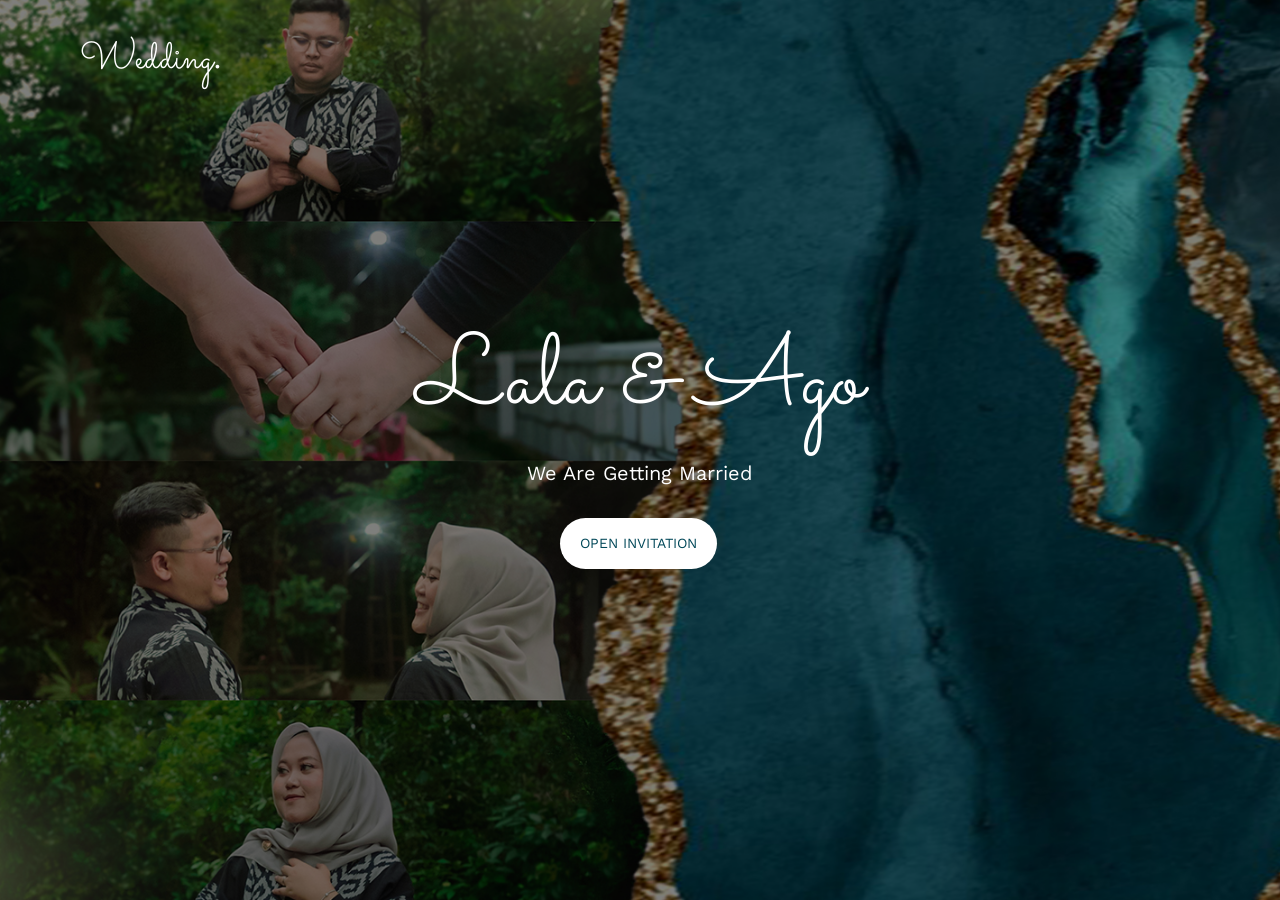
<file: index.html>
<!DOCTYPE html>
<!--[if lt IE 7]>      <html class="no-js lt-ie9 lt-ie8 lt-ie7"> <![endif]-->
<!--[if IE 7]>         <html class="no-js lt-ie9 lt-ie8"> <![endif]-->
<!--[if IE 8]>         <html class="no-js lt-ie9"> <![endif]-->
<!--[if gt IE 8]><!--> <html class="no-js"> <!--<![endif]-->
	<head>


		
	<meta charset="utf-8">
	<meta http-equiv="X-UA-Compatible" content="IE=edge">
	<title>Wedding Invitation &mdash;  Lala Ago</title>
	<meta name="viewport" content="width=device-width, initial-scale=1">
	<meta name="description" content="lalaagoinvitation" />
	<meta name="keywords" content="free html5, free template, free bootstrap, html5, css3, mobile first, responsive" />
	<meta name="author" content="FREEHTML5.CO" />

  <!-- 
	//////////////////////////////////////////////////////

	

	//////////////////////////////////////////////////////
	 -->

  	<!-- Facebook and Twitter integration -->
	<meta property="og:title" content=""/>
	<meta property="og:image" content=""/>
	<meta property="og:url" content=""/>
	<meta property="og:site_name" content=""/>
	<meta property="og:description" content=""/>
	<meta name="twitter:title" content="" />
	<meta name="twitter:image" content="" />
	<meta name="twitter:url" content="" />
	<meta name="twitter:card" content="" />

	<link href='https://fonts.googleapis.com/css?family=Work+Sans:400,300,600,400italic,700' rel='stylesheet' type='text/css'>
	<link href="https://fonts.googleapis.com/css?family=Sacramento" rel="stylesheet">
	
	<!-- Animate.css -->
	<link rel="stylesheet" href="css/animate.css">
	<!-- Icomoon Icon Fonts-->
	<link rel="stylesheet" href="css/icomoon.css">
	<!-- Bootstrap  -->
	<link rel="stylesheet" href="css/bootstrap.css">

	<!-- Magnific Popup -->
	<link rel="stylesheet" href="css/magnific-popup.css">

	<!-- Owl Carousel  -->
	<link rel="stylesheet" href="css/owl.carousel.min.css">
	<link rel="stylesheet" href="css/owl.theme.default.min.css">

	<!-- Theme style  -->
	<link rel="stylesheet" href="css/style.css">

	<!-- Modernizr JS -->
	<script src="js/modernizr-2.6.2.min.js"></script>
	<!-- FOR IE9 below -->
	<!--[if lt IE 9]>
	<script src="js/respond.min.js"></script>
	<![endif]-->

	</head>
	
	<body>
		
		
	<div class="fh5co-loader"></div>
	
	<div id="">
	<nav class="fh5co-nav" role="navigation">
		<div class="container">
			<div class="row">
				<div class="col-xs-2">
					<div id="fh5co-logo"><a href="">Wedding<strong>.</strong></a></div>
				</div>
				
			</div>
			
		</div>
	</nav>

	

	<header id="fh5co-header" class="fh5co-cover" role="banner" style="background-image:url(images/img_bg_2.jpg);" data-stellar-background-ratio="0.5">
		<div class="overlay"></div>
		<div class="container">
			<div class="row">
				<div class="col-md-8 col-md-offset-2 text-center">
					<div class="display-t">
						<div class="display-tc animate-box" data-animate-effect="fadeIn">
							<h1>Lala &amp; Ago</h1>
							<h2>We Are Getting Married</h2>
					
							<p><a href="undangan.html" class="btn btn-default btn-sm" onclick="playmusic()">Open Invitation</a></p>
						</div>
					</div>
				</div>
			</div>
		</div>
	</header>

	

	
	<!-- jQuery -->
	<script src="js/jquery.min.js"></script>
	<!-- jQuery Easing -->
	<script src="js/jquery.easing.1.3.js"></script>
	<!-- Bootstrap -->
	<script src="js/bootstrap.min.js"></script>
	<!-- Waypoints -->
	<script src="js/jquery.waypoints.min.js"></script>
	<!-- Carousel -->
	<script src="js/owl.carousel.min.js"></script>
	<!-- countTo -->
	<script src="js/jquery.countTo.js"></script>

	<!-- Stellar -->
	<script src="js/jquery.stellar.min.js"></script>
	<!-- Magnific Popup -->
	<script src="js/jquery.magnific-popup.min.js"></script>
	<script src="js/magnific-popup-options.js"></script>

	<!-- // <script src="https://cdnjs.cloudflare.com/ajax/libs/prism/0.0.1/prism.min.js"></script> -->
	<script src="js/simplyCountdown.js"></script>
	<!-- Main -->
	<script src="js/main.js"></script>

	<script>
    var d = new Date(new Date().getTime() + 200 * 120 * 120 * 800);

    // default example
    simplyCountdown('.simply-countdown-one', {
        year: d.getFullYear(2025),
        month: d.getMonth(06) + 1,
        day: d.getDate(14)
    });

    //jQuery example
    $('#simply-countdown-losange').simplyCountdown({
        year: d.getFullYear(2025),
        month: d.getMonth(06) + 1,
        day: d.getDate(14),
        enableUtc: false
    });
</script>

	</body>
</html>
</file>
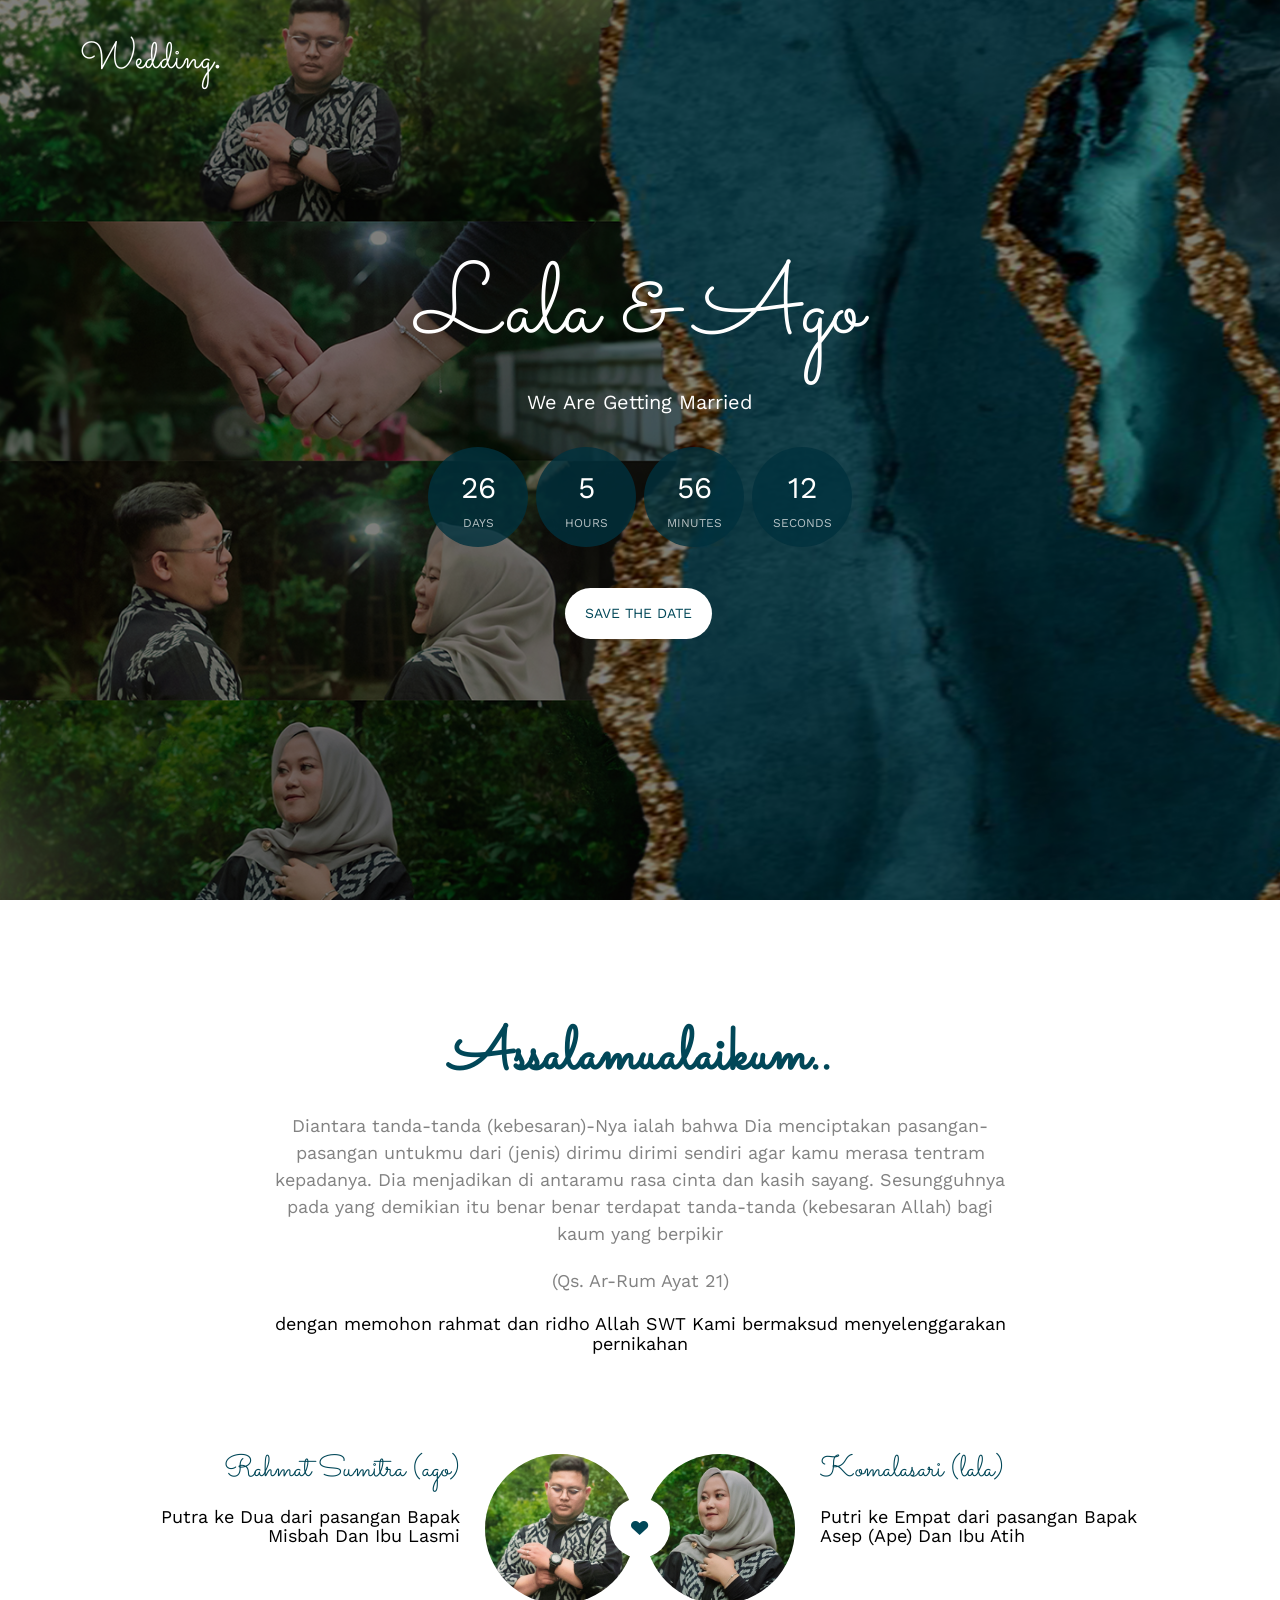
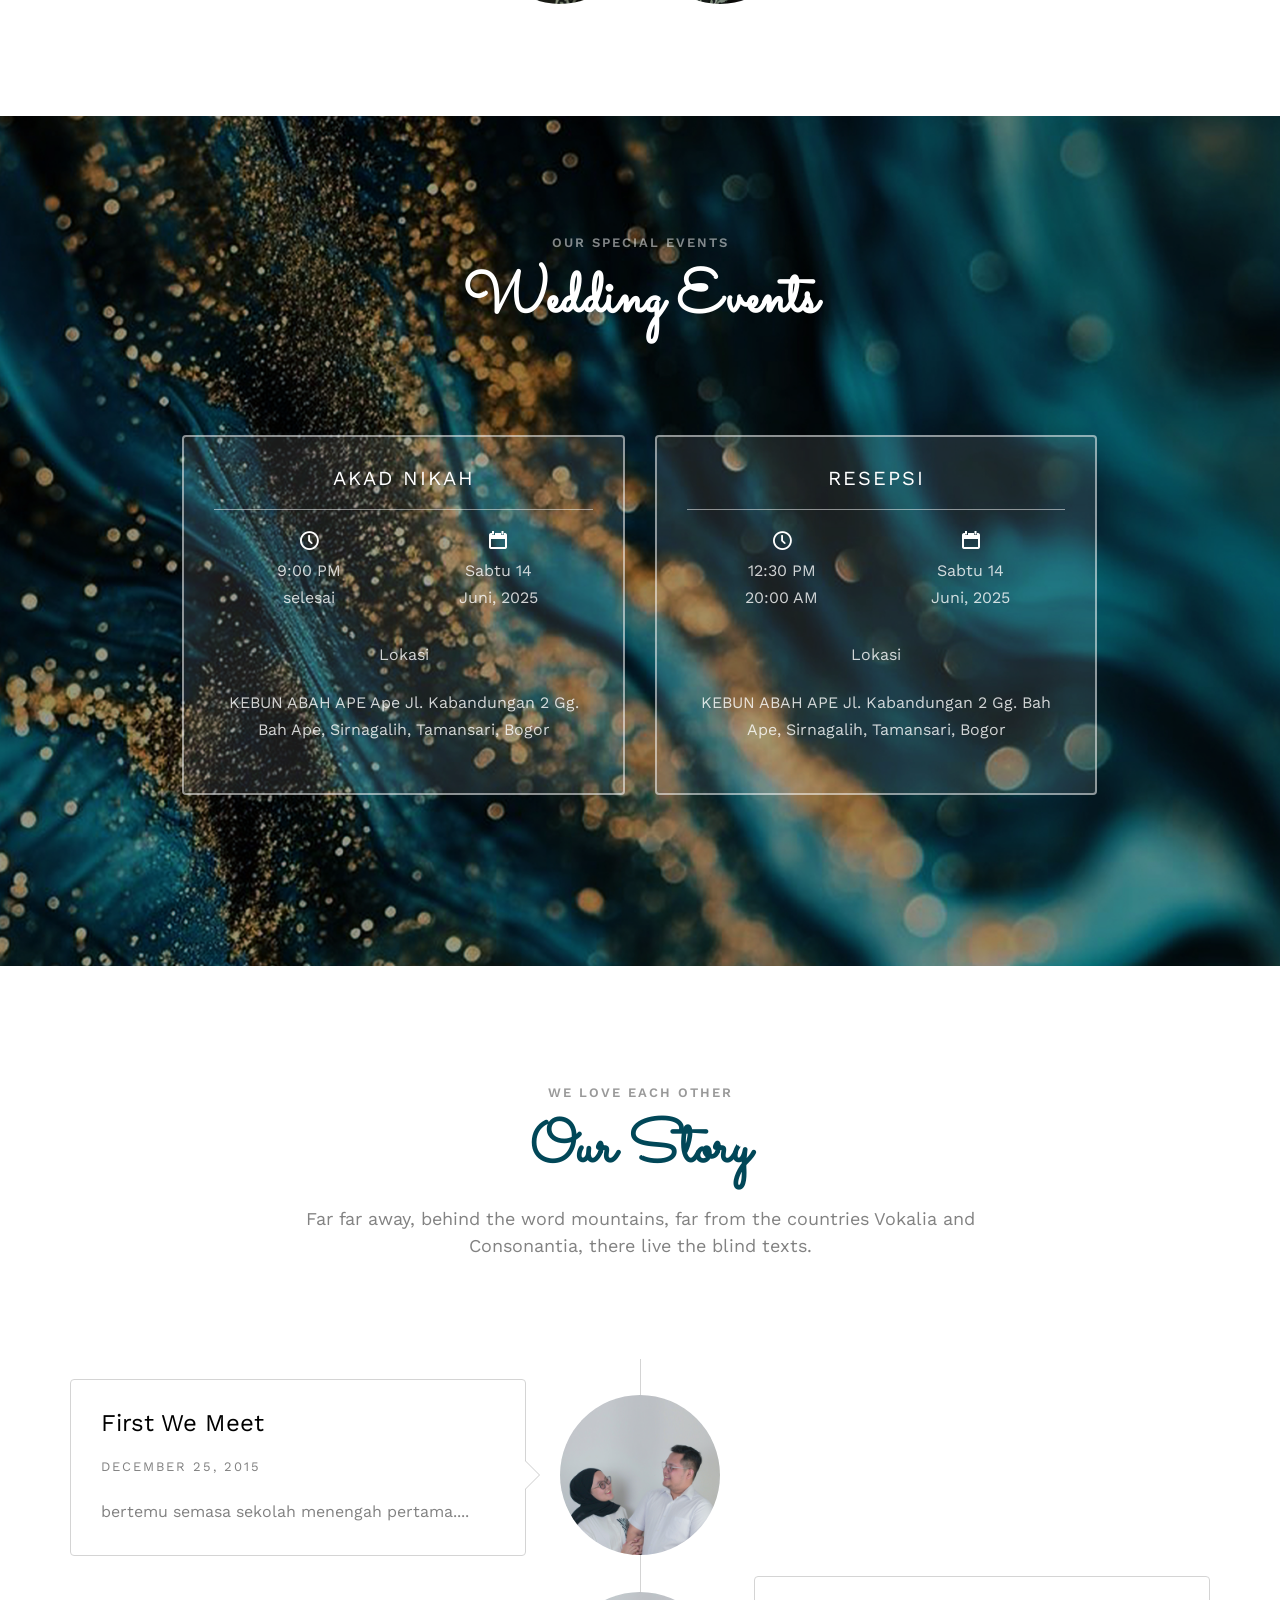
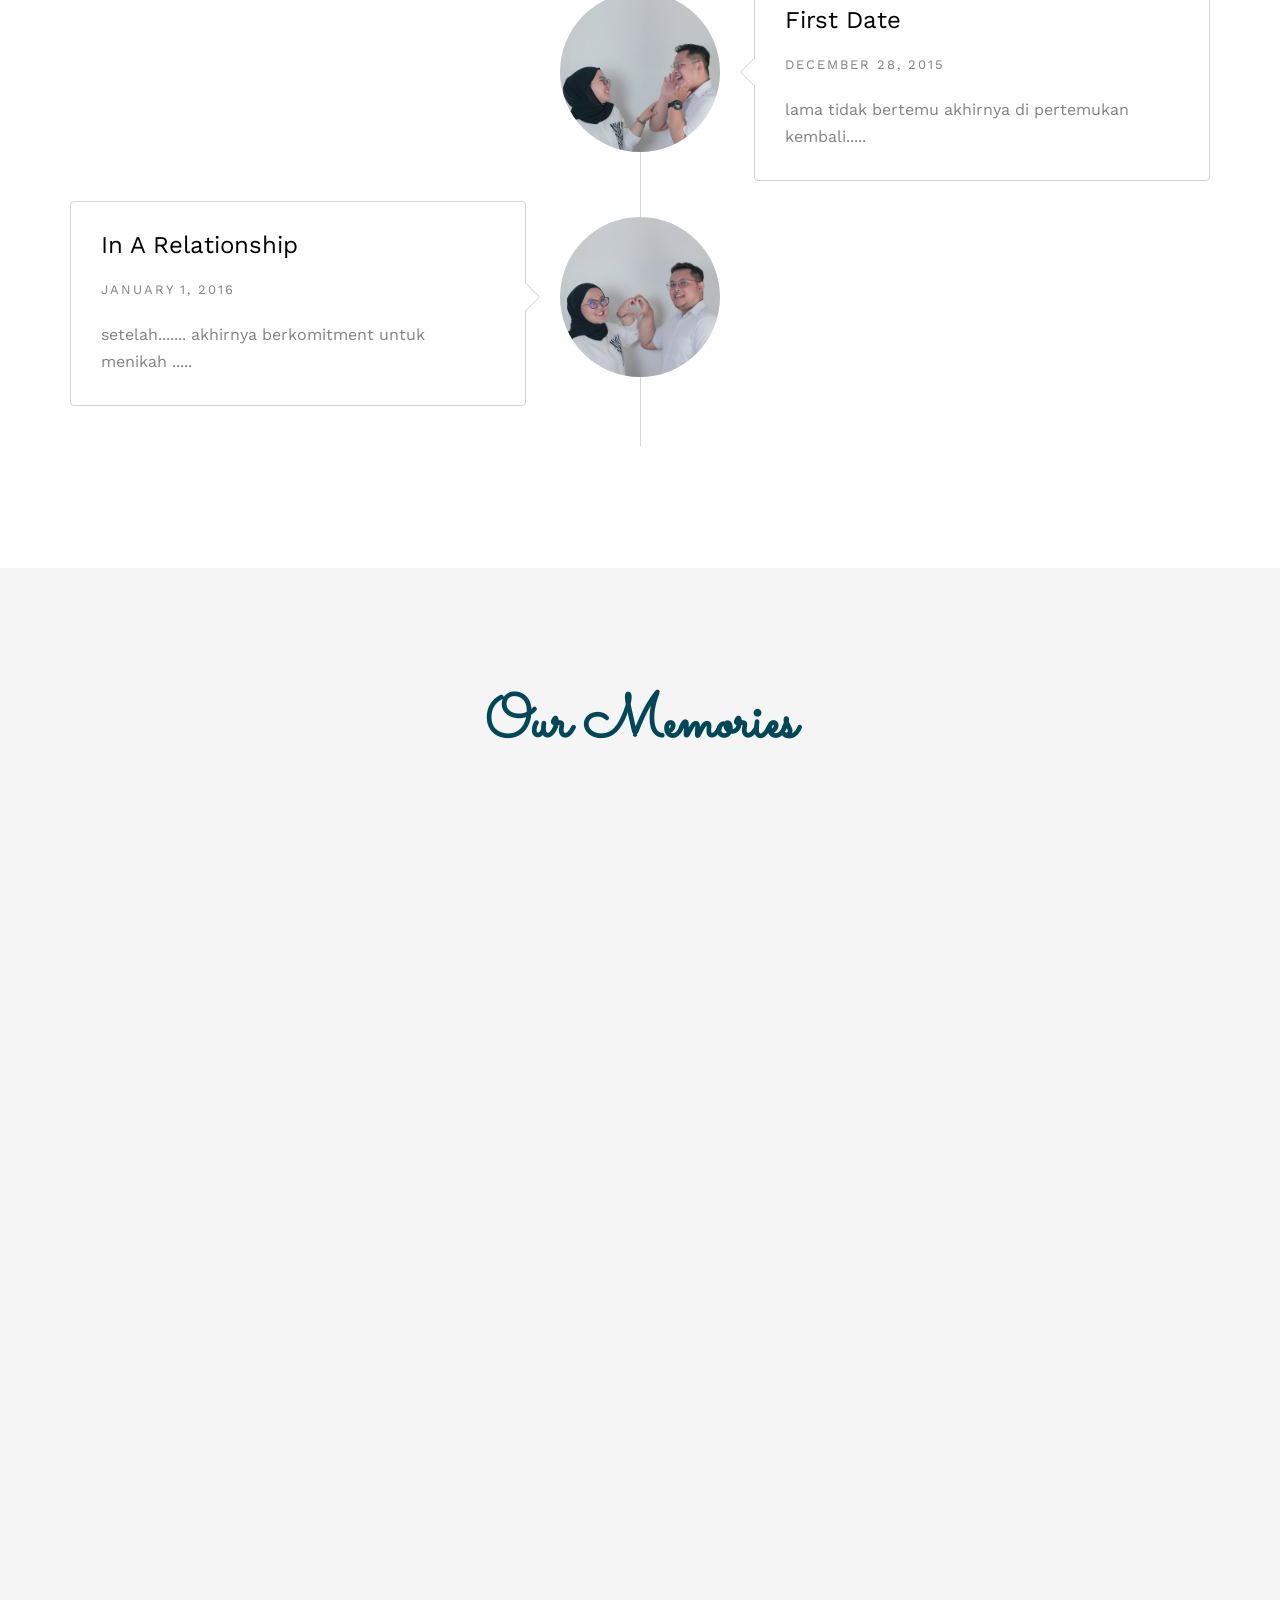
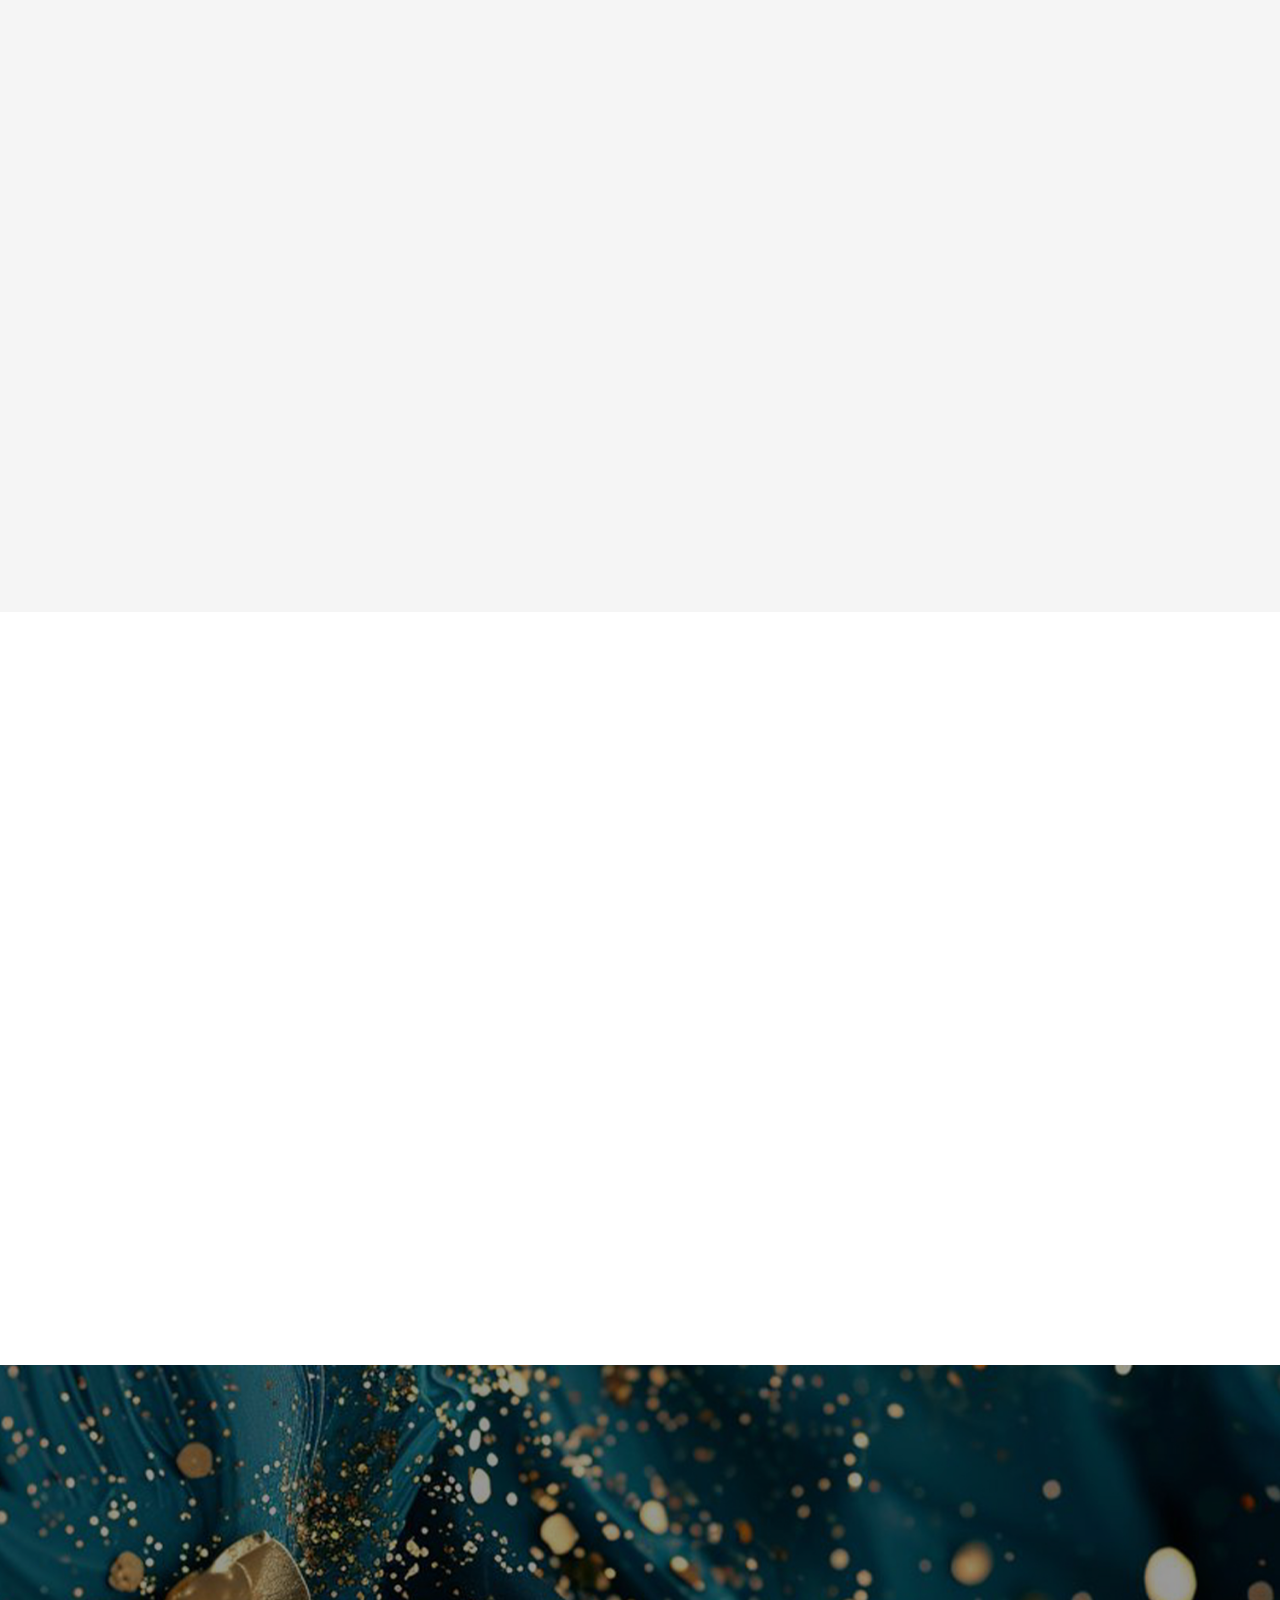
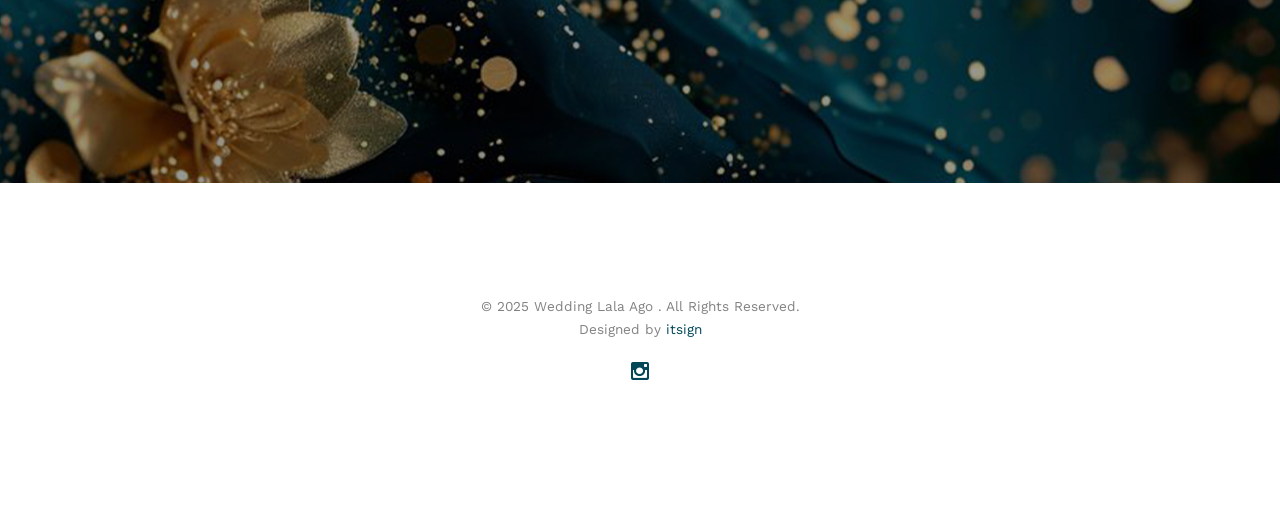
<file: undangan.html>
<!DOCTYPE html>
<!--[if lt IE 7]>      <html class="no-js lt-ie9 lt-ie8 lt-ie7"> <![endif]-->
<!--[if IE 7]>         <html class="no-js lt-ie9 lt-ie8"> <![endif]-->
<!--[if IE 8]>         <html class="no-js lt-ie9"> <![endif]-->
<!--[if gt IE 8]><!--> <html class="no-js"> <!--<![endif]-->
	<head>


		
	<meta charset="utf-8">
	<meta http-equiv="X-UA-Compatible" content="IE=edge">
	<title>Wedding Invitation &mdash;  Lala Ago</title>
	<meta name="viewport" content="width=device-width, initial-scale=1">
	<meta name="description" content="lalaagoinvitation" />
	<meta name="keywords" content="free html5, free template, free bootstrap, html5, css3, mobile first, responsive" />
	<meta name="author" content="FREEHTML5.CO" />

  <!-- 
	//////////////////////////////////////////////////////

	

	//////////////////////////////////////////////////////
	 -->

  	<!-- Facebook and Twitter integration -->
	<meta property="og:title" content=""/>
	<meta property="og:image" content=""/>
	<meta property="og:url" content=""/>
	<meta property="og:site_name" content=""/>
	<meta property="og:description" content=""/>
	<meta name="twitter:title" content="" />
	<meta name="twitter:image" content="" />
	<meta name="twitter:url" content="" />
	<meta name="twitter:card" content="" />

	<link href='https://fonts.googleapis.com/css?family=Work+Sans:400,300,600,400italic,700' rel='stylesheet' type='text/css'>
	<link href="https://fonts.googleapis.com/css?family=Sacramento" rel="stylesheet">
	
	<!-- Animate.css -->
	<link rel="stylesheet" href="css/animate.css">
	<!-- Icomoon Icon Fonts-->
	<link rel="stylesheet" href="css/icomoon.css">
	<!-- Bootstrap  -->
	<link rel="stylesheet" href="css/bootstrap.css">

	<!-- Magnific Popup -->
	<link rel="stylesheet" href="css/magnific-popup.css">

	<!-- Owl Carousel  -->
	<link rel="stylesheet" href="css/owl.carousel.min.css">
	<link rel="stylesheet" href="css/owl.theme.default.min.css">

	<!-- Theme style  -->
	<link rel="stylesheet" href="css/style.css">

	<!-- Modernizr JS -->
	<script src="js/modernizr-2.6.2.min.js"></script>
	<!-- FOR IE9 below -->
	<!--[if lt IE 9]>
	<script src="js/respond.min.js"></script>
	<![endif]-->

	<script>
		function playmusic() { var audio('lagu.mp3'); // Ganti 'musik.mp3' dengan nama file musik Anda
    audio.play();}
	</script>
	</head>

	
	<body>
		
	<audio id="myaudio" src="lagu.mp3" autoplay></audio>	

	<audio autoplay="true">
		<source src="lagu.mp3" type="audio/mpeg">
	</audio>
		
	<div class="fh5co-loader"></div>
	
	<div id="">
	<nav class="fh5co-nav" role="navigation">
		<div class="container">
			<div class="row">
				<div class="col-xs-2">
					<div id="fh5co-logo"><a href="index.html">Wedding<strong>.</strong></a></div>
				</div>
				<div class="col-xs-10 text-right menu-1">
					
				</div>
			</div>
			
		</div>
	</nav>

	

	<header id="fh5co-header" class="fh5co-cover" role="banner" style="background-image:url(images/img_bg_2.jpg);" data-stellar-background-ratio="0.5">
		<div class="overlay"></div>
		<div class="container">
			<div class="row">
				<div class="col-md-8 col-md-offset-2 text-center">
					<div class="display-t">
						<div class="display-tc animate-box" data-animate-effect="fadeIn">
							<h1>Lala &amp; Ago</h1>
							<h2>We Are Getting Married</h2>
							<div class="simply-countdown simply-countdown-one"></div>
							<p><a href="" class="btn btn-default btn-sm">Save the date</a></p>
						</div>
					</div>
				</div>
			</div>
		</div>
	</header>

	<div id="fh5co-couple">
		<div class="container">
			<div class="row">
				<div class="col-md-8 col-md-offset-2 text-center fh5co-heading animate-box">
					<h2>Assalamualaikum..</h2>
					<p>Diantara tanda-tanda (kebesaran)-Nya ialah bahwa Dia menciptakan pasangan-pasangan untukmu dari (jenis) dirimu dirimi sendiri agar kamu merasa tentram kepadanya. Dia menjadikan di antaramu rasa cinta dan kasih sayang. Sesungguhnya pada yang demikian itu benar benar terdapat tanda-tanda (kebesaran Allah) bagi kaum yang berpikir</p>
					<p>(Qs. Ar-Rum Ayat 21)</p>
					<h4>dengan memohon rahmat dan ridho Allah SWT Kami bermaksud menyelenggarakan pernikahan</h4>
					<p></p>
				</div>
			</div>
			<div class="couple-wrap animate-box">
				<div class="couple-half">
					<div class="groom">
						<img src="images/groom.jpg" alt="groom" class="img-responsive">
					</div>
					<div class="desc-groom">
						<h3>Rahmat Sumitra (ago) </h3>
						<h4>Putra ke Dua dari pasangan Bapak Misbah Dan Ibu Lasmi</h4>
					</div>
				</div>
				<p class="heart text-center"><i class="icon-heart2"></i></p>
				<div class="couple-half">
					<div class="bride">
						<img src="images/bride.jpg" alt="groom" class="img-responsive">
					</div>
					<div class="desc-bride">
						<h3>Komalasari (lala) </h3>
						<h4>Putri ke Empat dari pasangan Bapak Asep (Ape) Dan Ibu Atih</h4>
					</div>
				</div>
			</div>
		</div>
	</div>

	<div id="fh5co-event" class="fh5co-bg" style="background-image:url(images/img_bg_3.jpg);">
		<div class="overlay"></div>
		<div class="container">
			<div class="row">
				<div class="col-md-8 col-md-offset-2 text-center fh5co-heading animate-box">
					<span>Our Special Events</span>
					<h2>Wedding Events</h2>
				</div>
			</div>
			<div class="row">
				<div class="display-t">
					<div class="display-tc">
						<div class="col-md-10 col-md-offset-1">
							<div class="col-md-6 col-sm-6 text-center">
								<div class="event-wrap animate-box">
									<h3>Akad Nikah</h3>
									<div class="event-col">
										<i class="icon-clock"></i>
										<span>9:00 PM</span>
										<span>selesai</span>
									</div>
									<div class="event-col">
										<i class="icon-calendar"></i>
										<span>Sabtu 14</span>
										<span>Juni, 2025</span>
									</div>
									<p>Lokasi</p>
									<p>KEBUN ABAH APE Ape Jl. Kabandungan 2 Gg. Bah Ape, Sirnagalih, Tamansari, Bogor</p>
								</div>
							</div>
							<div class="col-md-6 col-sm-6 text-center">
								<div class="event-wrap animate-box">
									<h3>Resepsi</h3>
									<div class="event-col">
										<i class="icon-clock"></i>
										<span>12:30 PM</span>
										<span>20:00 AM</span>
									</div>
									<div class="event-col">
										<i class="icon-calendar"></i>
										<span>Sabtu 14</span>
										<span>Juni, 2025</span>
									</div>
									<p>Lokasi</p>
									<p>KEBUN ABAH APE Jl. Kabandungan 2 Gg. Bah Ape, Sirnagalih, Tamansari, Bogor</p>
								</div>
							</div>
						</div>
					</div>
				</div>
			</div>
		</div>
	</div>

	<div id="fh5co-couple-story">
		<div class="container">
			<div class="row">
				<div class="col-md-8 col-md-offset-2 text-center fh5co-heading animate-box">
					<span>We Love Each Other</span>
					<h2>Our Story</h2>
					<p>Far far away, behind the word mountains, far from the countries Vokalia and Consonantia, there live the blind texts.</p>
				</div>
			</div>
			<div class="row">
				<div class="col-md-12 col-md-offset-0">
					<ul class="timeline animate-box">
						<li class="animate-box">
							<div class="timeline-badge" style="background-image:url(images/couple-1.jpg);"></div>
							<div class="timeline-panel">
								<div class="timeline-heading">
									<h3 class="timeline-title">First We Meet</h3>
									<span class="date">December 25, 2015</span>
								</div>
								<div class="timeline-body">
									<p>bertemu semasa sekolah menengah pertama....</p>
								</div>
							</div>
						</li>
						<li class="timeline-inverted animate-box">
							<div class="timeline-badge" style="background-image:url(images/couple-2.jpg);"></div>
							<div class="timeline-panel">
								<div class="timeline-heading">
									<h3 class="timeline-title">First Date</h3>
									<span class="date">December 28, 2015</span>
								</div>
								<div class="timeline-body">
									<p>lama tidak bertemu akhirnya di pertemukan kembali.....</p>
								</div>
							</div>
						</li>
						<li class="animate-box">
							<div class="timeline-badge" style="background-image:url(images/couple-3.jpg);"></div>
							<div class="timeline-panel">
								<div class="timeline-heading">
									<h3 class="timeline-title">In A Relationship</h3>
									<span class="date">January 1, 2016</span>
								</div>
								<div class="timeline-body">
									<p>setelah....... akhirnya berkomitment untuk menikah .....</p>
								</div>
							</div>
						</li>
			    	</ul>
				</div>
			</div>
		</div>
	</div>

	<div id="fh5co-gallery" class="fh5co-section-gray">
		<div class="container">
			<div class="row">
				<div class="col-md-8 col-md-offset-2 text-center fh5co-heading animate-box">
					<span></span>
					<h2>Our Memories</h2>
					<p></p>
				</div>
			</div>
			<div class="row row-bottom-padded-md">
				<div class="col-md-12">
					<ul id="fh5co-gallery-list">
						
						<li class="one-third animate-box" data-animate-effect="fadeIn" style="background-image: url(images/gallery-1.jpg); "> 
						<a href="images/gallery-1.jpg">
							<div class="case-studies-summary">
								<span></span>
								<h2></h2>
							</div>
						</a>
					</li>
					<li class="one-third animate-box" data-animate-effect="fadeIn" style="background-image: url(images/gallery-2.jpg); ">
						<a href="#" class="color-2">
							<div class="case-studies-summary">
								<span></span>
								<h2></h2>
							</div>
						</a>
					</li>


					<li class="one-third animate-box" data-animate-effect="fadeIn" style="background-image: url(images/gallery-3.jpg); ">
						<a href="#" class="color-3">
							<div class="case-studies-summary">
								<span></span>
								<h2></h2>
							</div>
						</a>
					</li>
					<li class="one-third animate-box" data-animate-effect="fadeIn" style="background-image: url(images/gallery-4.jpg); ">
						<a href="#" class="color-4">
							<div class="case-studies-summary">
								<span></span>
								<h2></h2>
							</div>
						</a>
					</li>

						<li class="one-third animate-box" data-animate-effect="fadeIn" style="background-image: url(images/gallery-5.jpg); ">
							<a href="#" class="color-3">
								<div class="case-studies-summary">
									<span></span>
									<h2></h2>
								</div>
							</a>
						</li>
						<li class="one-third animate-box" data-animate-effect="fadeIn" style="background-image: url(images/gallery-6.jpg); ">
							<a href="#" class="color-4">
								<div class="case-studies-summary">
									<span></span>
									<h2></h2>
								</div>
							</a>
						</li>

						<li class="one-third animate-box" data-animate-effect="fadeIn" style="background-image: url(images/gallery-7.jpg); ">
							<a href="#" class="color-4">
								<div class="case-studies-summary">
									<span></span>
									<h2></h2>
								</div>
							</a>
						</li>

						<li class="one-third animate-box" data-animate-effect="fadeIn" style="background-image: url(images/gallery-8.jpg); "> 
							<a href="#" class="color-5">
								<div class="case-studies-summary">
									<span></span>
									<h2></h2>
								</div>
							</a>
						</li>
						<li class="one-third animate-box" data-animate-effect="fadeIn" style="background-image: url(images/gallery-9.jpg); ">
							<a href="#" class="color-6">
								<div class="case-studies-summary">
									<span></span>
									<h2></h2>
								</div>
							</a>
						</li>
					</ul>		
				</div>
			</div>
		</div>
	</div>

	

	<div id="fh5co-testimonial">
		<div class="container">
			<div class="row">
				<div class="row animate-box">
					<div class="col-md-8 col-md-offset-2 text-center fh5co-heading">
						<span>Best Wishes</span>
						<h2>Friends Wishes</h2>
					</div>
				</div>
				<div class="row">
					<div class="col-md-12 animate-box">
						<div class="wrap-testimony">
							<div class="owl-carousel-fullwidth">
								<div class="item">
									<div class="testimony-slide active text-center">
										<figure>
											<img src="images/couple-1.jpg" alt="user">
										</figure>
										<span>Rafi Majid <a href="#" class="twitter"></a></span>
										<blockquote>
											<p>"happy wedding my bro semoga menjadi keluarga sakinah mawadah warohmah aamiin"</p>
										</blockquote>
									</div>
								</div>
								<div class="item">
									<div class="testimony-slide active text-center">
										<figure>
											<img src="images/couple-2.jpg" alt="user">
										</figure>
										<span>siapa aja <a href="#" class="twitter"></a></span>
										<blockquote>
											<p>"selamat menempuh hidup baru bestie.."</p>
										</blockquote>
									</div>
								</div>
								<div class="item">
									<div class="testimony-slide active text-center">
										<figure>
											<img src="images/couple-3.jpg" alt="user">
										</figure>
										<span>siapa lah<a href="#" class="twitter"></a></span>
										<blockquote>
											<p>"happy wedding bro"</p>
										</blockquote>
									</div>
								</div>
							</div>
						</div>
					</div>
				</div>
			</div>
		</div>
	</div>

	

	<div id="fh5co-started" class="fh5co-bg" style="background-image:url(images/img_bg_4.jpg);">
		<div class="overlay"></div>
		<div class="container">
			<div class="row animate-box">
				<div class="col-md-8 col-md-offset-2 text-center fh5co-heading">
					<p>Merupakan suatu kehormatan dan kebahagiaan bagi kami apabila Bapak/ibu/Saudara/i berkenan hadir untuk memberikan restu</p>
					<h2>Wassalamualikum wr wb</h2>
					
				</div>
			</div>
			
		</div>
	</div>

	<footer id="fh5co-footer" role="contentinfo">
		<div class="container">

			<div class="row copyright">
				<div class="col-md-12 text-center">
					<p>
						<small class="block">&copy; 2025 Wedding Lala Ago . All Rights Reserved.</small> 
						<small class="block">Designed by <a href="http://freehtml5.co/" target="_blank">itsign</a>  </a></small>
					</p>
					<p>
						<ul class="fh5co-social-icons">
							<li><a href="https://www.instagram.com/itssign.co?utm_source=ig_web_button_share_sheet&igsh=ZDNlZDc0MzIxNw=="><i class="icon-instagram"></i></a></li>
					</p>
				</div>
			</div>

		</div>
	</footer>
	</div>

	<div class="gototop js-top">
		<a href="#" class="js-gotop"><i class="icon-arrow-up"></i></a>
	</div>


	
	<!-- jQuery -->
	<script src="js/jquery.min.js"></script>
	<!-- jQuery Easing -->
	<script src="js/jquery.easing.1.3.js"></script>
	<!-- Bootstrap -->
	<script src="js/bootstrap.min.js"></script>
	<!-- Waypoints -->
	<script src="js/jquery.waypoints.min.js"></script>
	<!-- Carousel -->
	<script src="js/owl.carousel.min.js"></script>
	<!-- countTo -->
	<script src="js/jquery.countTo.js"></script>

	<!-- Stellar -->
	<script src="js/jquery.stellar.min.js"></script>
	<!-- Magnific Popup -->
	<script src="js/jquery.magnific-popup.min.js"></script>
	<script src="js/magnific-popup-options.js"></script>

	<!-- // <script src="https://cdnjs.cloudflare.com/ajax/libs/prism/0.0.1/prism.min.js"></script> -->
	<script src="js/simplyCountdown.js"></script>
	<!-- Main -->
	<script src="js/main.js"></script>

	<script>
    var d = new Date(new Date().getTime() + 200 * 120 * 120 * 800);

    // default example
    simplyCountdown('.simply-countdown-one', {
        year: d.getFullYear(2025),
        month: d.getMonth(06) + 1,
        day: d.getDate(14)
    });

    //jQuery example
    $('#simply-countdown-losange').simplyCountdown({
        year: d.getFullYear(2025),
        month: d.getMonth(06) + 1,
        day: d.getDate(14),
        enableUtc: false
    });
</script>

	</body>
</html>
</file>
<file: css/icomoon.css>
@font-face {
  font-family: 'icomoon';
  src:  url('../fonts/icomoon/icomoon.eot?6iuir');
  src:  url('../fonts/icomoon/icomoon.eot?6iuir#iefix') format('embedded-opentype'),
    url('../fonts/icomoon/icomoon.ttf?6iuir') format('truetype'),
    url('../fonts/icomoon/icomoon.woff?6iuir') format('woff'),
    url('../fonts/icomoon/icomoon.svg?6iuir#icomoon') format('svg');
  font-weight: normal;
  font-style: normal;
}

[class^="icon-"], [class*=" icon-"] {
  /* use !important to prevent issues with browser extensions that change fonts */
  font-family: 'icomoon' !important;
  speak: none;
  font-style: normal;
  font-weight: normal;
  font-variant: normal;
  text-transform: none;
  line-height: 1;

  /* Better Font Rendering =========== */
  -webkit-font-smoothing: antialiased;
  -moz-osx-font-smoothing: grayscale;
}

.icon-eye:before {
  content: "\e000";
}
.icon-paper-clip:before {
  content: "\e001";
}
.icon-mail:before {
  content: "\e002";
}
.icon-toggle:before {
  content: "\e003";
}
.icon-layout:before {
  content: "\e004";
}
.icon-link:before {
  content: "\e005";
}
.icon-bell:before {
  content: "\e006";
}
.icon-lock:before {
  content: "\e007";
}
.icon-unlock:before {
  content: "\e008";
}
.icon-ribbon:before {
  content: "\e009";
}
.icon-image:before {
  content: "\e010";
}
.icon-signal:before {
  content: "\e011";
}
.icon-target:before {
  content: "\e012";
}
.icon-clipboard:before {
  content: "\e013";
}
.icon-clock:before {
  content: "\e014";
}
.icon-watch:before {
  content: "\e015";
}
.icon-air-play:before {
  content: "\e016";
}
.icon-camera:before {
  content: "\e017";
}
.icon-video:before {
  content: "\e018";
}
.icon-disc:before {
  content: "\e019";
}
.icon-printer:before {
  content: "\e020";
}
.icon-monitor:before {
  content: "\e021";
}
.icon-server:before {
  content: "\e022";
}
.icon-cog:before {
  content: "\e023";
}
.icon-heart:before {
  content: "\e024";
}
.icon-paragraph:before {
  content: "\e025";
}
.icon-align-justify:before {
  content: "\e026";
}
.icon-align-left:before {
  content: "\e027";
}
.icon-align-center:before {
  content: "\e028";
}
.icon-align-right:before {
  content: "\e029";
}
.icon-book:before {
  content: "\e030";
}
.icon-layers:before {
  content: "\e031";
}
.icon-stack:before {
  content: "\e032";
}
.icon-stack-2:before {
  content: "\e033";
}
.icon-paper:before {
  content: "\e034";
}
.icon-paper-stack:before {
  content: "\e035";
}
.icon-search:before {
  content: "\e036";
}
.icon-zoom-in:before {
  content: "\e037";
}
.icon-zoom-out:before {
  content: "\e038";
}
.icon-reply:before {
  content: "\e039";
}
.icon-circle-plus:before {
  content: "\e040";
}
.icon-circle-minus:before {
  content: "\e041";
}
.icon-circle-check:before {
  content: "\e042";
}
.icon-circle-cross:before {
  content: "\e043";
}
.icon-square-plus:before {
  content: "\e044";
}
.icon-square-minus:before {
  content: "\e045";
}
.icon-square-check:before {
  content: "\e046";
}
.icon-square-cross:before {
  content: "\e047";
}
.icon-microphone:before {
  content: "\e048";
}
.icon-record:before {
  content: "\e049";
}
.icon-skip-back:before {
  content: "\e050";
}
.icon-rewind:before {
  content: "\e051";
}
.icon-play:before {
  content: "\e052";
}
.icon-pause:before {
  content: "\e053";
}
.icon-stop:before {
  content: "\e054";
}
.icon-fast-forward:before {
  content: "\e055";
}
.icon-skip-forward:before {
  content: "\e056";
}
.icon-shuffle:before {
  content: "\e057";
}
.icon-repeat:before {
  content: "\e058";
}
.icon-folder:before {
  content: "\e059";
}
.icon-umbrella:before {
  content: "\e060";
}
.icon-moon:before {
  content: "\e061";
}
.icon-thermometer:before {
  content: "\e062";
}
.icon-drop:before {
  content: "\e063";
}
.icon-sun:before {
  content: "\e064";
}
.icon-cloud:before {
  content: "\e065";
}
.icon-cloud-upload:before {
  content: "\e066";
}
.icon-cloud-download:before {
  content: "\e067";
}
.icon-upload:before {
  content: "\e068";
}
.icon-download:before {
  content: "\e069";
}
.icon-location:before {
  content: "\e070";
}
.icon-location-2:before {
  content: "\e071";
}
.icon-map:before {
  content: "\e072";
}
.icon-battery:before {
  content: "\e073";
}
.icon-head:before {
  content: "\e074";
}
.icon-briefcase:before {
  content: "\e075";
}
.icon-speech-bubble:before {
  content: "\e076";
}
.icon-anchor:before {
  content: "\e077";
}
.icon-globe:before {
  content: "\e078";
}
.icon-box:before {
  content: "\e079";
}
.icon-reload:before {
  content: "\e080";
}
.icon-share:before {
  content: "\e081";
}
.icon-marquee:before {
  content: "\e082";
}
.icon-marquee-plus:before {
  content: "\e083";
}
.icon-marquee-minus:before {
  content: "\e084";
}
.icon-tag:before {
  content: "\e085";
}
.icon-power:before {
  content: "\e086";
}
.icon-command:before {
  content: "\e087";
}
.icon-alt:before {
  content: "\e088";
}
.icon-esc:before {
  content: "\e089";
}
.icon-bar-graph:before {
  content: "\e090";
}
.icon-bar-graph-2:before {
  content: "\e091";
}
.icon-pie-graph:before {
  content: "\e092";
}
.icon-star:before {
  content: "\e093";
}
.icon-arrow-left:before {
  content: "\e094";
}
.icon-arrow-right:before {
  content: "\e095";
}
.icon-arrow-up:before {
  content: "\e096";
}
.icon-arrow-down:before {
  content: "\e097";
}
.icon-volume:before {
  content: "\e098";
}
.icon-mute:before {
  content: "\e099";
}
.icon-content-right:before {
  content: "\e100";
}
.icon-content-left:before {
  content: "\e101";
}
.icon-grid:before {
  content: "\e102";
}
.icon-grid-2:before {
  content: "\e103";
}
.icon-columns:before {
  content: "\e104";
}
.icon-loader:before {
  content: "\e105";
}
.icon-bag:before {
  content: "\e106";
}
.icon-ban:before {
  content: "\e107";
}
.icon-flag:before {
  content: "\e108";
}
.icon-trash:before {
  content: "\e109";
}
.icon-expand:before {
  content: "\e110";
}
.icon-contract:before {
  content: "\e111";
}
.icon-maximize:before {
  content: "\e112";
}
.icon-minimize:before {
  content: "\e113";
}
.icon-plus:before {
  content: "\e114";
}
.icon-minus:before {
  content: "\e115";
}
.icon-check:before {
  content: "\e116";
}
.icon-cross:before {
  content: "\e117";
}
.icon-move:before {
  content: "\e118";
}
.icon-delete:before {
  content: "\e119";
}
.icon-menu:before {
  content: "\e120";
}
.icon-archive:before {
  content: "\e121";
}
.icon-inbox:before {
  content: "\e122";
}
.icon-outbox:before {
  content: "\e123";
}
.icon-file:before {
  content: "\e124";
}
.icon-file-add:before {
  content: "\e125";
}
.icon-file-subtract:before {
  content: "\e126";
}
.icon-help:before {
  content: "\e127";
}
.icon-open:before {
  content: "\e128";
}
.icon-ellipsis:before {
  content: "\e129";
}
.icon-add-to-list:before {
  content: "\e900";
}
.icon-classic-computer:before {
  content: "\e901";
}
.icon-controller-fast-backward:before {
  content: "\e902";
}
.icon-creative-commons-attribution:before {
  content: "\e903";
}
.icon-creative-commons-noderivs:before {
  content: "\e904";
}
.icon-creative-commons-noncommercial-eu:before {
  content: "\e905";
}
.icon-creative-commons-noncommercial-us:before {
  content: "\e906";
}
.icon-creative-commons-public-domain:before {
  content: "\e907";
}
.icon-creative-commons-remix:before {
  content: "\e908";
}
.icon-creative-commons-share:before {
  content: "\e909";
}
.icon-creative-commons-sharealike:before {
  content: "\e90a";
}
.icon-creative-commons:before {
  content: "\e90b";
}
.icon-document-landscape:before {
  content: "\e90c";
}
.icon-remove-user:before {
  content: "\e90d";
}
.icon-warning:before {
  content: "\e90e";
}
.icon-arrow-bold-down:before {
  content: "\e90f";
}
.icon-arrow-bold-left:before {
  content: "\e910";
}
.icon-arrow-bold-right:before {
  content: "\e911";
}
.icon-arrow-bold-up:before {
  content: "\e912";
}
.icon-arrow-down2:before {
  content: "\e913";
}
.icon-arrow-left2:before {
  content: "\e914";
}
.icon-arrow-long-down:before {
  content: "\e915";
}
.icon-arrow-long-left:before {
  content: "\e916";
}
.icon-arrow-long-right:before {
  content: "\e917";
}
.icon-arrow-long-up:before {
  content: "\e918";
}
.icon-arrow-right2:before {
  content: "\e919";
}
.icon-arrow-up2:before {
  content: "\e91a";
}
.icon-arrow-with-circle-down:before {
  content: "\e91b";
}
.icon-arrow-with-circle-left:before {
  content: "\e91c";
}
.icon-arrow-with-circle-right:before {
  content: "\e91d";
}
.icon-arrow-with-circle-up:before {
  content: "\e91e";
}
.icon-bookmark:before {
  content: "\e91f";
}
.icon-bookmarks:before {
  content: "\e920";
}
.icon-chevron-down:before {
  content: "\e921";
}
.icon-chevron-left:before {
  content: "\e922";
}
.icon-chevron-right:before {
  content: "\e923";
}
.icon-chevron-small-down:before {
  content: "\e924";
}
.icon-chevron-small-left:before {
  content: "\e925";
}
.icon-chevron-small-right:before {
  content: "\e926";
}
.icon-chevron-small-up:before {
  content: "\e927";
}
.icon-chevron-thin-down:before {
  content: "\e928";
}
.icon-chevron-thin-left:before {
  content: "\e929";
}
.icon-chevron-thin-right:before {
  content: "\e92a";
}
.icon-chevron-thin-up:before {
  content: "\e92b";
}
.icon-chevron-up:before {
  content: "\e92c";
}
.icon-chevron-with-circle-down:before {
  content: "\e92d";
}
.icon-chevron-with-circle-left:before {
  content: "\e92e";
}
.icon-chevron-with-circle-right:before {
  content: "\e92f";
}
.icon-chevron-with-circle-up:before {
  content: "\e930";
}
.icon-cloud2:before {
  content: "\e931";
}
.icon-controller-fast-forward:before {
  content: "\e932";
}
.icon-controller-jump-to-start:before {
  content: "\e933";
}
.icon-controller-next:before {
  content: "\e934";
}
.icon-controller-paus:before {
  content: "\e935";
}
.icon-controller-play:before {
  content: "\e936";
}
.icon-controller-record:before {
  content: "\e937";
}
.icon-controller-stop:before {
  content: "\e938";
}
.icon-controller-volume:before {
  content: "\e939";
}
.icon-dot-single:before {
  content: "\e93a";
}
.icon-dots-three-horizontal:before {
  content: "\e93b";
}
.icon-dots-three-vertical:before {
  content: "\e93c";
}
.icon-dots-two-horizontal:before {
  content: "\e93d";
}
.icon-dots-two-vertical:before {
  content: "\e93e";
}
.icon-download2:before {
  content: "\e93f";
}
.icon-emoji-flirt:before {
  content: "\e940";
}
.icon-flow-branch:before {
  content: "\e941";
}
.icon-flow-cascade:before {
  content: "\e942";
}
.icon-flow-line:before {
  content: "\e943";
}
.icon-flow-parallel:before {
  content: "\e944";
}
.icon-flow-tree:before {
  content: "\e945";
}
.icon-install:before {
  content: "\e946";
}
.icon-layers2:before {
  content: "\e947";
}
.icon-open-book:before {
  content: "\e948";
}
.icon-resize-100:before {
  content: "\e949";
}
.icon-resize-full-screen:before {
  content: "\e94a";
}
.icon-save:before {
  content: "\e94b";
}
.icon-select-arrows:before {
  content: "\e94c";
}
.icon-sound-mute:before {
  content: "\e94d";
}
.icon-sound:before {
  content: "\e94e";
}
.icon-trash2:before {
  content: "\e94f";
}
.icon-triangle-down:before {
  content: "\e950";
}
.icon-triangle-left:before {
  content: "\e951";
}
.icon-triangle-right:before {
  content: "\e952";
}
.icon-triangle-up:before {
  content: "\e953";
}
.icon-uninstall:before {
  content: "\e954";
}
.icon-upload-to-cloud:before {
  content: "\e955";
}
.icon-upload2:before {
  content: "\e956";
}
.icon-add-user:before {
  content: "\e957";
}
.icon-address:before {
  content: "\e958";
}
.icon-adjust:before {
  content: "\e959";
}
.icon-air:before {
  content: "\e95a";
}
.icon-aircraft-landing:before {
  content: "\e95b";
}
.icon-aircraft-take-off:before {
  content: "\e95c";
}
.icon-aircraft:before {
  content: "\e95d";
}
.icon-align-bottom:before {
  content: "\e95e";
}
.icon-align-horizontal-middle:before {
  content: "\e95f";
}
.icon-align-left2:before {
  content: "\e960";
}
.icon-align-right2:before {
  content: "\e961";
}
.icon-align-top:before {
  content: "\e962";
}
.icon-align-vertical-middle:before {
  content: "\e963";
}
.icon-archive2:before {
  content: "\e964";
}
.icon-area-graph:before {
  content: "\e965";
}
.icon-attachment:before {
  content: "\e966";
}
.icon-awareness-ribbon:before {
  content: "\e967";
}
.icon-back-in-time:before {
  content: "\e968";
}
.icon-back:before {
  content: "\e969";
}
.icon-bar-graph2:before {
  content: "\e96a";
}
.icon-battery2:before {
  content: "\e96b";
}
.icon-beamed-note:before {
  content: "\e96c";
}
.icon-bell2:before {
  content: "\e96d";
}
.icon-blackboard:before {
  content: "\e96e";
}
.icon-block:before {
  content: "\e96f";
}
.icon-book2:before {
  content: "\e970";
}
.icon-bowl:before {
  content: "\e971";
}
.icon-box2:before {
  content: "\e972";
}
.icon-briefcase2:before {
  content: "\e973";
}
.icon-browser:before {
  content: "\e974";
}
.icon-brush:before {
  content: "\e975";
}
.icon-bucket:before {
  content: "\e976";
}
.icon-cake:before {
  content: "\e977";
}
.icon-calculator:before {
  content: "\e978";
}
.icon-calendar:before {
  content: "\e979";
}
.icon-camera2:before {
  content: "\e97a";
}
.icon-ccw:before {
  content: "\e97b";
}
.icon-chat:before {
  content: "\e97c";
}
.icon-check2:before {
  content: "\e97d";
}
.icon-circle-with-cross:before {
  content: "\e97e";
}
.icon-circle-with-minus:before {
  content: "\e97f";
}
.icon-circle-with-plus:before {
  content: "\e980";
}
.icon-circle:before {
  content: "\e981";
}
.icon-circular-graph:before {
  content: "\e982";
}
.icon-clapperboard:before {
  content: "\e983";
}
.icon-clipboard2:before {
  content: "\e984";
}
.icon-clock2:before {
  content: "\e985";
}
.icon-code:before {
  content: "\e986";
}
.icon-cog2:before {
  content: "\e987";
}
.icon-colours:before {
  content: "\e988";
}
.icon-compass:before {
  content: "\e989";
}
.icon-copy:before {
  content: "\e98a";
}
.icon-credit-card:before {
  content: "\e98b";
}
.icon-credit:before {
  content: "\e98c";
}
.icon-cross2:before {
  content: "\e98d";
}
.icon-cup:before {
  content: "\e98e";
}
.icon-cw:before {
  content: "\e98f";
}
.icon-cycle:before {
  content: "\e990";
}
.icon-database:before {
  content: "\e991";
}
.icon-dial-pad:before {
  content: "\e992";
}
.icon-direction:before {
  content: "\e993";
}
.icon-document:before {
  content: "\e994";
}
.icon-documents:before {
  content: "\e995";
}
.icon-drink:before {
  content: "\e996";
}
.icon-drive:before {
  content: "\e997";
}
.icon-drop2:before {
  content: "\e998";
}
.icon-edit:before {
  content: "\e999";
}
.icon-email:before {
  content: "\e99a";
}
.icon-emoji-happy:before {
  content: "\e99b";
}
.icon-emoji-neutral:before {
  content: "\e99c";
}
.icon-emoji-sad:before {
  content: "\e99d";
}
.icon-erase:before {
  content: "\e99e";
}
.icon-eraser:before {
  content: "\e99f";
}
.icon-export:before {
  content: "\e9a0";
}
.icon-eye2:before {
  content: "\e9a1";
}
.icon-feather:before {
  content: "\e9a2";
}
.icon-flag2:before {
  content: "\e9a3";
}
.icon-flash:before {
  content: "\e9a4";
}
.icon-flashlight:before {
  content: "\e9a5";
}
.icon-flat-brush:before {
  content: "\e9a6";
}
.icon-folder-images:before {
  content: "\e9a7";
}
.icon-folder-music:before {
  content: "\e9a8";
}
.icon-folder-video:before {
  content: "\e9a9";
}
.icon-folder2:before {
  content: "\e9aa";
}
.icon-forward:before {
  content: "\e9ab";
}
.icon-funnel:before {
  content: "\e9ac";
}
.icon-game-controller:before {
  content: "\e9ad";
}
.icon-gauge:before {
  content: "\e9ae";
}
.icon-globe2:before {
  content: "\e9af";
}
.icon-graduation-cap:before {
  content: "\e9b0";
}
.icon-grid2:before {
  content: "\e9b1";
}
.icon-hair-cross:before {
  content: "\e9b2";
}
.icon-hand:before {
  content: "\e9b3";
}
.icon-heart-outlined:before {
  content: "\e9b4";
}
.icon-heart2:before {
  content: "\e9b5";
}
.icon-help-with-circle:before {
  content: "\e9b6";
}
.icon-help2:before {
  content: "\e9b7";
}
.icon-home:before {
  content: "\e9b8";
}
.icon-hour-glass:before {
  content: "\e9b9";
}
.icon-image-inverted:before {
  content: "\e9ba";
}
.icon-image2:before {
  content: "\e9bb";
}
.icon-images:before {
  content: "\e9bc";
}
.icon-inbox2:before {
  content: "\e9bd";
}
.icon-infinity:before {
  content: "\e9be";
}
.icon-info-with-circle:before {
  content: "\e9bf";
}
.icon-info:before {
  content: "\e9c0";
}
.icon-key:before {
  content: "\e9c1";
}
.icon-keyboard:before {
  content: "\e9c2";
}
.icon-lab-flask:before {
  content: "\e9c3";
}
.icon-landline:before {
  content: "\e9c4";
}
.icon-language:before {
  content: "\e9c5";
}
.icon-laptop:before {
  content: "\e9c6";
}
.icon-leaf:before {
  content: "\e9c7";
}
.icon-level-down:before {
  content: "\e9c8";
}
.icon-level-up:before {
  content: "\e9c9";
}
.icon-lifebuoy:before {
  content: "\e9ca";
}
.icon-light-bulb:before {
  content: "\e9cb";
}
.icon-light-down:before {
  content: "\e9cc";
}
.icon-light-up:before {
  content: "\e9cd";
}
.icon-line-graph:before {
  content: "\e9ce";
}
.icon-link2:before {
  content: "\e9cf";
}
.icon-list:before {
  content: "\e9d0";
}
.icon-location-pin:before {
  content: "\e9d1";
}
.icon-location2:before {
  content: "\e9d2";
}
.icon-lock-open:before {
  content: "\e9d3";
}
.icon-lock2:before {
  content: "\e9d4";
}
.icon-log-out:before {
  content: "\e9d5";
}
.icon-login:before {
  content: "\e9d6";
}
.icon-loop:before {
  content: "\e9d7";
}
.icon-magnet:before {
  content: "\e9d8";
}
.icon-magnifying-glass:before {
  content: "\e9d9";
}
.icon-mail2:before {
  content: "\e9da";
}
.icon-man:before {
  content: "\e9db";
}
.icon-map2:before {
  content: "\e9dc";
}
.icon-mask:before {
  content: "\e9dd";
}
.icon-medal:before {
  content: "\e9de";
}
.icon-megaphone:before {
  content: "\e9df";
}
.icon-menu2:before {
  content: "\e9e0";
}
.icon-message:before {
  content: "\e9e1";
}
.icon-mic:before {
  content: "\e9e2";
}
.icon-minus2:before {
  content: "\e9e3";
}
.icon-mobile:before {
  content: "\e9e4";
}
.icon-modern-mic:before {
  content: "\e9e5";
}
.icon-moon2:before {
  content: "\e9e6";
}
.icon-mouse:before {
  content: "\e9e7";
}
.icon-music:before {
  content: "\e9e8";
}
.icon-network:before {
  content: "\e9e9";
}
.icon-new-message:before {
  content: "\e9ea";
}
.icon-new:before {
  content: "\e9eb";
}
.icon-news:before {
  content: "\e9ec";
}
.icon-note:before {
  content: "\e9ed";
}
.icon-notification:before {
  content: "\e9ee";
}
.icon-old-mobile:before {
  content: "\e9ef";
}
.icon-old-phone:before {
  content: "\e9f0";
}
.icon-palette:before {
  content: "\e9f1";
}
.icon-paper-plane:before {
  content: "\e9f2";
}
.icon-pencil:before {
  content: "\e9f3";
}
.icon-phone:before {
  content: "\e9f4";
}
.icon-pie-chart:before {
  content: "\e9f5";
}
.icon-pin:before {
  content: "\e9f6";
}
.icon-plus2:before {
  content: "\e9f7";
}
.icon-popup:before {
  content: "\e9f8";
}
.icon-power-plug:before {
  content: "\e9f9";
}
.icon-price-ribbon:before {
  content: "\e9fa";
}
.icon-price-tag:before {
  content: "\e9fb";
}
.icon-print:before {
  content: "\e9fc";
}
.icon-progress-empty:before {
  content: "\e9fd";
}
.icon-progress-full:before {
  content: "\e9fe";
}
.icon-progress-one:before {
  content: "\e9ff";
}
.icon-progress-two:before {
  content: "\ea00";
}
.icon-publish:before {
  content: "\ea01";
}
.icon-quote:before {
  content: "\ea02";
}
.icon-radio:before {
  content: "\ea03";
}
.icon-reply-all:before {
  content: "\ea04";
}
.icon-reply2:before {
  content: "\ea05";
}
.icon-retweet:before {
  content: "\ea06";
}
.icon-rocket:before {
  content: "\ea07";
}
.icon-round-brush:before {
  content: "\ea08";
}
.icon-rss:before {
  content: "\ea09";
}
.icon-ruler:before {
  content: "\ea0a";
}
.icon-scissors:before {
  content: "\ea0b";
}
.icon-share-alternitive:before {
  content: "\ea0c";
}
.icon-share2:before {
  content: "\ea0d";
}
.icon-shareable:before {
  content: "\ea0e";
}
.icon-shield:before {
  content: "\ea0f";
}
.icon-shop:before {
  content: "\ea10";
}
.icon-shopping-bag:before {
  content: "\ea11";
}
.icon-shopping-basket:before {
  content: "\ea12";
}
.icon-shopping-cart:before {
  content: "\ea13";
}
.icon-shuffle2:before {
  content: "\ea14";
}
.icon-signal2:before {
  content: "\ea15";
}
.icon-sound-mix:before {
  content: "\ea16";
}
.icon-sports-club:before {
  content: "\ea17";
}
.icon-spreadsheet:before {
  content: "\ea18";
}
.icon-squared-cross:before {
  content: "\ea19";
}
.icon-squared-minus:before {
  content: "\ea1a";
}
.icon-squared-plus:before {
  content: "\ea1b";
}
.icon-star-outlined:before {
  content: "\ea1c";
}
.icon-star2:before {
  content: "\ea1d";
}
.icon-stopwatch:before {
  content: "\ea1e";
}
.icon-suitcase:before {
  content: "\ea1f";
}
.icon-swap:before {
  content: "\ea20";
}
.icon-sweden:before {
  content: "\ea21";
}
.icon-switch:before {
  content: "\ea22";
}
.icon-tablet:before {
  content: "\ea23";
}
.icon-tag2:before {
  content: "\ea24";
}
.icon-text-document-inverted:before {
  content: "\ea25";
}
.icon-text-document:before {
  content: "\ea26";
}
.icon-text:before {
  content: "\ea27";
}
.icon-thermometer2:before {
  content: "\ea28";
}
.icon-thumbs-down:before {
  content: "\ea29";
}
.icon-thumbs-up:before {
  content: "\ea2a";
}
.icon-thunder-cloud:before {
  content: "\ea2b";
}
.icon-ticket:before {
  content: "\ea2c";
}
.icon-time-slot:before {
  content: "\ea2d";
}
.icon-tools:before {
  content: "\ea2e";
}
.icon-traffic-cone:before {
  content: "\ea2f";
}
.icon-tree:before {
  content: "\ea30";
}
.icon-trophy:before {
  content: "\ea31";
}
.icon-tv:before {
  content: "\ea32";
}
.icon-typing:before {
  content: "\ea33";
}
.icon-unread:before {
  content: "\ea34";
}
.icon-untag:before {
  content: "\ea35";
}
.icon-user:before {
  content: "\ea36";
}
.icon-users:before {
  content: "\ea37";
}
.icon-v-card:before {
  content: "\ea38";
}
.icon-video2:before {
  content: "\ea39";
}
.icon-vinyl:before {
  content: "\ea3a";
}
.icon-voicemail:before {
  content: "\ea3b";
}
.icon-wallet:before {
  content: "\ea3c";
}
.icon-water:before {
  content: "\ea3d";
}
.icon-px-with-circle:before {
  content: "\ea3e";
}
.icon-px:before {
  content: "\ea3f";
}
.icon-basecamp:before {
  content: "\ea40";
}
.icon-behance:before {
  content: "\ea41";
}
.icon-creative-cloud:before {
  content: "\ea42";
}
.icon-dropbox:before {
  content: "\ea43";
}
.icon-evernote:before {
  content: "\ea44";
}
.icon-flattr:before {
  content: "\ea45";
}
.icon-foursquare:before {
  content: "\ea46";
}
.icon-google-drive:before {
  content: "\ea47";
}
.icon-google-hangouts:before {
  content: "\ea48";
}
.icon-grooveshark:before {
  content: "\ea49";
}
.icon-icloud:before {
  content: "\ea4a";
}
.icon-mixi:before {
  content: "\ea4b";
}
.icon-onedrive:before {
  content: "\ea4c";
}
.icon-paypal:before {
  content: "\ea4d";
}
.icon-picasa:before {
  content: "\ea4e";
}
.icon-qq:before {
  content: "\ea4f";
}
.icon-rdio-with-circle:before {
  content: "\ea50";
}
.icon-renren:before {
  content: "\ea51";
}
.icon-scribd:before {
  content: "\ea52";
}
.icon-sina-weibo:before {
  content: "\ea53";
}
.icon-skype-with-circle:before {
  content: "\ea54";
}
.icon-skype:before {
  content: "\ea55";
}
.icon-slideshare:before {
  content: "\ea56";
}
.icon-smashing:before {
  content: "\ea57";
}
.icon-soundcloud:before {
  content: "\ea58";
}
.icon-spotify-with-circle:before {
  content: "\ea59";
}
.icon-spotify:before {
  content: "\ea5a";
}
.icon-swarm:before {
  content: "\ea5b";
}
.icon-vine-with-circle:before {
  content: "\ea5c";
}
.icon-vine:before {
  content: "\ea5d";
}
.icon-vk-alternitive:before {
  content: "\ea5e";
}
.icon-vk-with-circle:before {
  content: "\ea5f";
}
.icon-vk:before {
  content: "\ea60";
}
.icon-xing-with-circle:before {
  content: "\ea61";
}
.icon-xing:before {
  content: "\ea62";
}
.icon-yelp:before {
  content: "\ea63";
}
.icon-dribbble-with-circle:before {
  content: "\ea64";
}
.icon-dribbble:before {
  content: "\ea65";
}
.icon-facebook-with-circle:before {
  content: "\ea66";
}
.icon-facebook:before {
  content: "\ea67";
}
.icon-flickr-with-circle:before {
  content: "\ea68";
}
.icon-flickr:before {
  content: "\ea69";
}
.icon-github-with-circle:before {
  content: "\ea6a";
}
.icon-github:before {
  content: "\ea6b";
}
.icon-google-with-circle:before {
  content: "\ea6c";
}
.icon-google:before {
  content: "\ea6d";
}
.icon-instagram-with-circle:before {
  content: "\ea6e";
}
.icon-instagram:before {
  content: "\ea6f";
}
.icon-lastfm-with-circle:before {
  content: "\ea70";
}
.icon-lastfm:before {
  content: "\ea71";
}
.icon-linkedin-with-circle:before {
  content: "\ea72";
}
.icon-linkedin:before {
  content: "\ea73";
}
.icon-pinterest-with-circle:before {
  content: "\ea74";
}
.icon-pinterest:before {
  content: "\ea75";
}
.icon-rdio:before {
  content: "\ea76";
}
.icon-stumbleupon-with-circle:before {
  content: "\ea77";
}
.icon-stumbleupon:before {
  content: "\ea78";
}
.icon-tumblr-with-circle:before {
  content: "\ea79";
}
.icon-tumblr:before {
  content: "\ea7a";
}
.icon-twitter-with-circle:before {
  content: "\ea7b";
}
.icon-twitter:before {
  content: "\ea7c";
}
.icon-vimeo-with-circle:before {
  content: "\ea7d";
}
.icon-vimeo:before {
  content: "\ea7e";
}
.icon-youtube-with-circle:before {
  content: "\ea7f";
}
.icon-youtube:before {
  content: "\ea80";
}
</file>
<file: css/style.css>
@font-face {
  font-family: 'icomoon';
  src: url("../fonts/icomoon/icomoon.eot?srf3rx");
  src: url("../fonts/icomoon/icomoon.eot?srf3rx#iefix") format("embedded-opentype"), url("../fonts/icomoon/icomoon.ttf?srf3rx") format("truetype"), url("../fonts/icomoon/icomoon.woff?srf3rx") format("woff"), url("../fonts/icomoon/icomoon.svg?srf3rx#icomoon") format("svg");
  font-weight: normal;
  font-style: normal;
}
/* =======================================================
*
* 	Template Style 
*
* ======================================================= */
body {
  font-family: "Work Sans", Arial, sans-serif;
  font-weight: 400;
  font-size: 16px;
  line-height: 1.7;
  color: #828282;
  background: #fff;
}

#page {
  position: relative;
  overflow-x: hidden;
  width: 100%;
  height: 100%;
  -webkit-transition: 0.5s;
  -o-transition: 0.5s;
  transition: 0.5s;
}
.offcanvas #page {
  overflow: hidden;
  position: absolute;
}
.offcanvas #page:after {
  -webkit-transition: 2s;
  -o-transition: 2s;
  transition: 2s;
  position: absolute;
  top: 0;
  right: 0;
  bottom: 0;
  left: 0;
  z-index: 101;
  background: rgba(0, 0, 0, 0.7);
  content: "";
}

a {
  color: #014758;
  -webkit-transition: 0.5s;
  -o-transition: 0.5s;
  transition: 0.5s;
}
a:hover, a:active, a:focus {
  color: #014758;
  outline: none;
  text-decoration: none;
}

p {
  margin-bottom: 20px;
}

h1, h2, h3, h4, h5, h6, figure {
  color: #000;
  font-family: "Work Sans", Arial, sans-serif;
  font-weight: 400;
  margin: 0 0 20px 0;
}

::-webkit-selection {
  color: #fff;
  background: #014758;
}

::-moz-selection {
  color: #fff;
  background: #014758;
}

::selection {
  color: #fff;
  background: #014758;
}

.fh5co-nav {
  position: absolute;
  top: 0;
  margin: 0;
  padding: 0;
  width: 100%;
  padding: 40px 0;
  z-index: 1001;
}
@media screen and (max-width: 768px) {
  .fh5co-nav {
    padding: 20px 0;
  }
}
.fh5co-nav #fh5co-logo {
  font-size: 40px;
  margin: 0;
  padding: 0;
  line-height: 40px;
  font-family: "Sacramento", Arial, serif;
}
.fh5co-nav a {
  padding: 5px 10px;
  color: #fff;
}
@media screen and (max-width: 768px) {
  .fh5co-nav .menu-1, .fh5co-nav .menu-2 {
    display: none;
  }
}
.fh5co-nav ul {
  padding: 0;
  margin: 2px 0 0 0;
}
.fh5co-nav ul li {
  padding: 0;
  margin: 0;
  list-style: none;
  display: inline;
}
.fh5co-nav ul li a {
  font-size: 14px;
  padding: 30px 10px;
  text-transform: uppercase;
  color: rgba(255, 255, 255, 0.5);
  -webkit-transition: 0.5s;
  -o-transition: 0.5s;
  transition: 0.5s;
}
.fh5co-nav ul li a:hover, .fh5co-nav ul li a:focus, .fh5co-nav ul li a:active {
  color: white;
}
.fh5co-nav ul li.has-dropdown {
  position: relative;
}
.fh5co-nav ul li.has-dropdown .dropdown {
  width: 130px;
  -webkit-box-shadow: 0px 14px 33px -9px rgba(0, 0, 0, 0.75);
  -moz-box-shadow: 0px 14px 33px -9px rgba(0, 0, 0, 0.75);
  box-shadow: 0px 14px 33px -9px rgba(0, 0, 0, 0.75);
  z-index: 1002;
  visibility: hidden;
  opacity: 0;
  position: absolute;
  top: 40px;
  left: 0;
  text-align: left;
  background: #fff;
  padding: 20px;
  -webkit-border-radius: 4px;
  -moz-border-radius: 4px;
  -ms-border-radius: 4px;
  border-radius: 4px;
  -webkit-transition: 0s;
  -o-transition: 0s;
  transition: 0s;
}
.fh5co-nav ul li.has-dropdown .dropdown:before {
  bottom: 100%;
  left: 40px;
  border: solid transparent;
  content: " ";
  height: 0;
  width: 0;
  position: absolute;
  pointer-events: none;
  border-bottom-color: #fff;
  border-width: 8px;
  margin-left: -8px;
}
.fh5co-nav ul li.has-dropdown .dropdown li {
  display: block;
  margin-bottom: 7px;
}
.fh5co-nav ul li.has-dropdown .dropdown li:last-child {
  margin-bottom: 0;
}
.fh5co-nav ul li.has-dropdown .dropdown li a {
  padding: 2px 0;
  display: block;
  color: #999999;
  line-height: 1.2;
  text-transform: none;
  font-size: 15px;
}
.fh5co-nav ul li.has-dropdown .dropdown li a:hover {
  color: #000;
}
.fh5co-nav ul li.has-dropdown:hover a, .fh5co-nav ul li.has-dropdown:focus a {
  color: #fff;
}
.fh5co-nav ul li.btn-cta a {
  color: #014758;
}
.fh5co-nav ul li.btn-cta a span {
  background: #fff;
  padding: 4px 20px;
  display: -moz-inline-stack;
  display: inline-block;
  zoom: 1;
  *display: inline;
  -webkit-transition: 0.3s;
  -o-transition: 0.3s;
  transition: 0.3s;
  -webkit-border-radius: 100px;
  -moz-border-radius: 100px;
  -ms-border-radius: 100px;
  border-radius: 100px;
}
.fh5co-nav ul li.btn-cta a:hover span {
  -webkit-box-shadow: 0px 14px 20px -9px rgba(0, 0, 0, 0.75);
  -moz-box-shadow: 0px 14px 20px -9px rgba(0, 0, 0, 0.75);
  box-shadow: 0px 14px 20px -9px rgba(0, 0, 0, 0.75);
}
.fh5co-nav ul li.active > a {
  color: #fff !important;
}

#fh5co-counter,
#fh5co-event,
.fh5co-bg {
  background-size: cover;
  background-position: top center;
  background-repeat: no-repeat;
  position: relative;
}

.fh5co-bg {
  background-position: center center;
  width: 100%;
  float: left;
  position: relative;
}

.fh5co-video {
  height: 450px;
  overflow: hidden;
  -webkit-border-radius: 7px;
  -moz-border-radius: 7px;
  -ms-border-radius: 7px;
  border-radius: 7px;
}
.fh5co-video a {
  z-index: 1001;
  position: absolute;
  top: 50%;
  left: 50%;
  margin-top: -45px;
  margin-left: -45px;
  width: 90px;
  height: 90px;
  display: table;
  text-align: center;
  background: #fff;
  -webkit-box-shadow: 0px 14px 30px -15px rgba(0, 0, 0, 0.75);
  -moz-box-shadow: 0px 14px 30px -15px rgba(0, 0, 0, 0.75);
  box-shadow: 0px 14px 30px -15px rgba(0, 0, 0, 0.75);
  -webkit-border-radius: 50%;
  -moz-border-radius: 50%;
  -ms-border-radius: 50%;
  border-radius: 50%;
}
.fh5co-video a i {
  text-align: center;
  display: table-cell;
  vertical-align: middle;
  font-size: 40px;
}
.fh5co-video .overlay {
  position: absolute;
  top: 0;
  left: 0;
  right: 0;
  bottom: 0;
  background: rgba(0, 0, 0, 0.5);
  -webkit-transition: 0.5s;
  -o-transition: 0.5s;
  transition: 0.5s;
}
.fh5co-video:hover .overlay {
  background: rgba(0, 0, 0, 0.7);
}
.fh5co-video:hover a {
  position: relative;
  -webkit-transform: scale(1.2);
  -moz-transform: scale(1.2);
  -ms-transform: scale(1.2);
  -o-transform: scale(1.2);
  transform: scale(1.2);
}

.fh5co-cover {
  height: 900px;
  background-size: cover;
  background-repeat: no-repeat;
  position: relative;
  width: 100%;
}
.fh5co-cover .overlay {
  z-index: 0;
  position: absolute;
  bottom: 0;
  top: 0;
  left: 0;
  right: 0;
  background: rgba(0, 0, 0, 0.5);
}
.fh5co-cover > .fh5co-container {
  position: relative;
  z-index: 10;
}
@media screen and (max-width: 768px) {
  .fh5co-cover {
    height: 600px;
  }
}
.fh5co-cover .display-t,
.fh5co-cover .display-tc {
  height: 900px;
  display: table;
  width: 100%;
}
@media screen and (max-width: 768px) {
  .fh5co-cover .display-t,
  .fh5co-cover .display-tc {
    height: 600px;
  }
}
.fh5co-cover.fh5co-cover-sm {
  height: 600px;
}
@media screen and (max-width: 768px) {
  .fh5co-cover.fh5co-cover-sm {
    height: 400px;
  }
}
.fh5co-cover.fh5co-cover-sm .display-t,
.fh5co-cover.fh5co-cover-sm .display-tc {
  height: 600px;
  display: table;
  width: 100%;
}
@media screen and (max-width: 768px) {
  .fh5co-cover.fh5co-cover-sm .display-t,
  .fh5co-cover.fh5co-cover-sm .display-tc {
    height: 400px;
  }
}

#fh5co-counter,
#fh5co-event {
  height: 850px;
  float: left;
}
#fh5co-counter .display-t,
#fh5co-counter .display-tc,
#fh5co-event .display-t,
#fh5co-event .display-tc {
  height: 700px;
  display: table;
  width: 100%;
}
#fh5co-counter .fh5co-heading h2,
#fh5co-event .fh5co-heading h2 {
  color: #fff;
}
#fh5co-counter .fh5co-heading span,
#fh5co-event .fh5co-heading span {
  color: rgba(255, 255, 255, 0.5);
  text-transform: uppercase;
  font-size: 13px;
  letter-spacing: 2px;
  font-weight: 600;
}
#fh5co-counter .overlay,
#fh5co-event .overlay {
  position: absolute;
  top: 0;
  left: 0;
  right: 0;
  bottom: 0;
  background: rgba(0, 0, 0, 0.4);
}
@media screen and (max-width: 768px) {
  #fh5co-counter,
  #fh5co-event {
    height: inherit;
    padding: 7em 0;
  }
  #fh5co-counter .display-t,
  #fh5co-counter .display-tc,
  #fh5co-event .display-t,
  #fh5co-event .display-tc {
    height: inherit;
  }
}
#fh5co-counter .event-wrap,
#fh5co-event .event-wrap {
  border: 2px solid rgba(255, 255, 255, 0.5);
  background: rgba(255, 255, 255, 0.1);
  padding: 30px;
  width: 100%;
  float: left;
  -webkit-border-radius: 4px;
  -moz-border-radius: 4px;
  -ms-border-radius: 4px;
  border-radius: 4px;
}
@media screen and (max-width: 768px) {
  #fh5co-counter .event-wrap,
  #fh5co-event .event-wrap {
    margin-bottom: 10px;
  }
}
#fh5co-counter .event-wrap h3,
#fh5co-event .event-wrap h3 {
  font-size: 20px;
  color: #fff;
  border-bottom: 1px solid rgba(255, 255, 255, 0.5);
  display: block;
  padding-bottom: 20px;
  text-transform: uppercase;
  letter-spacing: 2px;
}
#fh5co-counter .event-wrap p, #fh5co-counter .event-wrap span,
#fh5co-event .event-wrap p,
#fh5co-event .event-wrap span {
  display: block;
  color: rgba(255, 255, 255, 0.8);
}
#fh5co-counter .event-wrap i,
#fh5co-event .event-wrap i {
  color: white;
  font-size: 20px;
}
#fh5co-counter .event-wrap .event-col,
#fh5co-event .event-wrap .event-col {
  width: 50%;
  float: left;
  margin-bottom: 30px;
}

#fh5co-counter {
  height: 600px;
}
@media screen and (max-width: 768px) {
  #fh5co-counter {
    height: auto;
  }
}

.timeline {
  list-style: none;
  padding: 20px 0 20px;
  position: relative;
}
.timeline:before {
  top: 0;
  bottom: 0;
  position: absolute;
  content: " ";
  width: 1px;
  background-color: #d4d4d4;
  left: 50%;
  margin-left: 0px;
}
@media screen and (max-width: 480px) {
  .timeline:before {
    margin-left: -64px;
  }
}
.timeline > li {
  margin-bottom: 20px;
  position: relative;
}
.timeline > li:before, .timeline > li:after {
  content: " ";
  display: table;
}
.timeline > li:after {
  clear: both;
}
.timeline > li > .timeline-panel {
  width: 40%;
  float: left;
  border: 1px solid #d4d4d4;
  padding: 30px;
  position: relative;
  -webkit-border-radius: 4px;
  -moz-border-radius: 4px;
  -ms-border-radius: 4px;
  border-radius: 4px;
}
.timeline > li > .timeline-panel:before {
  position: absolute;
  top: 80px;
  right: -15px;
  display: inline-block;
  border-top: 15px solid transparent;
  border-left: 15px solid #ccc;
  border-right: 0 solid #ccc;
  border-bottom: 15px solid transparent;
  content: " ";
}
.timeline > li > .timeline-panel:after {
  position: absolute;
  top: 81px;
  right: -14px;
  display: inline-block;
  border-top: 14px solid transparent;
  border-left: 14px solid #fff;
  border-right: 0 solid #fff;
  border-bottom: 14px solid transparent;
  content: " ";
}
@media screen and (max-width: 480px) {
  .timeline > li > .timeline-panel {
    width: 75% !important;
  }
  .timeline > li > .timeline-panel:before {
    top: 30px;
  }
  .timeline > li > .timeline-panel:after {
    top: 31px;
  }
}
.timeline > li > .timeline-badge {
  background-size: cover;
  background-position: top center;
  background-repeat: no-repeat;
  position: relative;
  color: #fff;
  width: 160px;
  height: 160px;
  line-height: 50px;
  font-size: 1.4em;
  text-align: center;
  position: absolute;
  top: 16px;
  left: 50%;
  margin-left: -80px;
  background-color: #999999;
  z-index: 100;
  -webkit-border-radius: 50%;
  -moz-border-radius: 50%;
  -ms-border-radius: 50%;
  border-radius: 50%;
}
@media screen and (max-width: 480px) {
  .timeline > li > .timeline-badge {
    width: 60px;
    height: 60px;
    margin-left: -20px !important;
  }
}
.timeline > li.timeline-inverted > .timeline-panel {
  float: right;
}
.timeline > li.timeline-inverted > .timeline-panel:before {
  border-left-width: 0;
  border-right-width: 15px;
  left: -15px;
  right: auto;
}
.timeline > li.timeline-inverted > .timeline-panel:after {
  border-left-width: 0;
  border-right-width: 14px;
  left: -14px;
  right: auto;
}

.timeline-title {
  margin-top: 0;
}

.date {
  display: block;
  margin-bottom: 20px;
  font-size: 13px;
  text-transform: uppercase;
  letter-spacing: 2px;
}

.timeline-body > p,
.timeline-body > ul {
  margin-bottom: 0;
}

.timeline-body > p + p {
  margin-top: 5px;
}

@media (max-width: 992px) {
  ul.timeline:before {
    left: 90px;
  }

  ul.timeline > li > .timeline-panel {
    width: calc(100% - 200px);
    width: -moz-calc(100% - 200px);
    width: -webkit-calc(100% - 200px);
  }

  ul.timeline > li > .timeline-badge {
    left: 15px;
    margin-left: 0;
    top: 16px;
  }

  ul.timeline > li > .timeline-panel {
    float: right;
  }

  ul.timeline > li > .timeline-panel:before {
    border-left-width: 0;
    border-right-width: 15px;
    left: -15px;
    right: auto;
  }

  ul.timeline > li > .timeline-panel:after {
    border-left-width: 0;
    border-right-width: 14px;
    left: -14px;
    right: auto;
  }
}
#fh5co-gallery-list {
  flex-wrap: wrap;
  -webkit-flex-wrap: wrap;
  -moz-flex-wrap: wrap;
  display: -webkit-box;
  display: -moz-box;
  display: -ms-flexbox;
  display: -webkit-flex;
  display: flex;
  position: relative;
  float: left;
  padding: 0;
  margin: 0;
  width: 100%;
}
#fh5co-gallery-list li {
  display: block;
  padding: 0;
  margin: 0 0 10px 1%;
  list-style: none;
  min-height: 400px;
  background-position: center center;
  background-size: cover;
  background-repeat: no-repeat;
  float: left;
  clear: left;
  position: relative;
  -webkit-border-radius: 7px;
  -moz-border-radius: 7px;
  -ms-border-radius: 7px;
  border-radius: 7px;
}
@media screen and (max-width: 480px) {
  #fh5co-gallery-list li {
    margin-left: 0;
  }
}
#fh5co-gallery-list li a {
  min-height: 400px;
  padding: 2em;
  position: relative;
  width: 100%;
  display: block;
}
#fh5co-gallery-list li a:before {
  position: absolute;
  top: 0;
  left: 0;
  right: 0;
  bottom: 0;
  content: "";
  z-index: 80;
  -webkit-transition: 0.5s;
  -o-transition: 0.5s;
  transition: 0.5s;
  -webkit-border-radius: 7px;
  -moz-border-radius: 7px;
  -ms-border-radius: 7px;
  border-radius: 7px;
  background: rgba(0, 0, 0, 0.2);
}
#fh5co-gallery-list li a:hover:before {
  background: rgba(0, 0, 0, 0.5);
}
#fh5co-gallery-list li a .case-studies-summary {
  width: auto;
  bottom: 2em;
  left: 2em;
  right: 2em;
  position: absolute;
  z-index: 100;
}
@media screen and (max-width: 768px) {
  #fh5co-gallery-list li a .case-studies-summary {
    bottom: 1em;
    left: 1em;
    right: 1em;
  }
}
#fh5co-gallery-list li a .case-studies-summary span {
  text-transform: uppercase;
  letter-spacing: 2px;
  font-size: 13px;
  color: rgba(255, 255, 255, 0.7);
}
#fh5co-gallery-list li a .case-studies-summary h2 {
  color: #fff;
  margin-bottom: 0;
}
@media screen and (max-width: 768px) {
  #fh5co-gallery-list li a .case-studies-summary h2 {
    font-size: 20px;
  }
}
#fh5co-gallery-list li.one-third {
  width: 32.3%;
}
@media screen and (max-width: 768px) {
  #fh5co-gallery-list li.one-third {
    width: 49%;
  }
}
@media screen and (max-width: 480px) {
  #fh5co-gallery-list li.one-third {
    width: 100%;
  }
}

#map {
  width: 100%;
  height: 500px;
  position: relative;
}
@media screen and (max-width: 768px) {
  #map {
    height: 200px;
  }
}

.fh5co-social-icons {
  margin: 0;
  padding: 0;
}
.fh5co-social-icons li {
  margin: 0;
  padding: 0;
  list-style: none;
  display: -moz-inline-stack;
  display: inline-block;
  zoom: 1;
  *display: inline;
}
.fh5co-social-icons li a {
  display: -moz-inline-stack;
  display: inline-block;
  zoom: 1;
  *display: inline;
  color: #014758;
  padding-left: 10px;
  padding-right: 10px;
}
.fh5co-social-icons li a i {
  font-size: 20px;
}

.fh5co-contact-info ul {
  padding: 0;
  margin: 0;
}
.fh5co-contact-info ul li {
  padding: 0 0 0 50px;
  margin: 0 0 30px 0;
  list-style: none;
  position: relative;
}
.fh5co-contact-info ul li:before {
  color: #014758;
  position: absolute;
  left: 0;
  top: .05em;
  font-family: 'icomoon';
  speak: none;
  font-style: normal;
  font-weight: normal;
  font-variant: normal;
  text-transform: none;
  line-height: 1;
  /* Better Font Rendering =========== */
  -webkit-font-smoothing: antialiased;
  -moz-osx-font-smoothing: grayscale;
}
.fh5co-contact-info ul li.address:before {
  font-size: 30px;
  content: "\e9d1";
}
.fh5co-contact-info ul li.phone:before {
  font-size: 23px;
  content: "\e9f4";
}
.fh5co-contact-info ul li.email:before {
  font-size: 23px;
  content: "\e9da";
}
.fh5co-contact-info ul li.url:before {
  font-size: 23px;
  content: "\e9af";
}

form label {
  font-weight: normal !important;
}

#fh5co-header .display-tc,
#fh5co-counter .display-tc,
.fh5co-cover .display-tc {
  display: table-cell !important;
  vertical-align: middle;
}
#fh5co-header .display-tc h1, #fh5co-header .display-tc h2,
#fh5co-counter .display-tc h1,
#fh5co-counter .display-tc h2,
.fh5co-cover .display-tc h1,
.fh5co-cover .display-tc h2 {
  margin: 0;
  padding: 0;
  color: white;
}
#fh5co-header .display-tc h1,
#fh5co-counter .display-tc h1,
.fh5co-cover .display-tc h1 {
  margin-bottom: 0px;
  font-size: 100px;
  line-height: 1.5;
  font-family: "Sacramento", Arial, serif;
}
@media screen and (max-width: 768px) {
  #fh5co-header .display-tc h1,
  #fh5co-counter .display-tc h1,
  .fh5co-cover .display-tc h1 {
    font-size: 40px;
  }
}
@media screen and (max-width: 480px) {
  #fh5co-header .display-tc h1,
  #fh5co-counter .display-tc h1,
  .fh5co-cover .display-tc h1 {
    font-size: 30px;
  }
}
#fh5co-header .display-tc h2,
#fh5co-counter .display-tc h2,
.fh5co-cover .display-tc h2 {
  font-size: 20px;
  line-height: 1.5;
  margin-bottom: 30px;
}
@media screen and (max-width: 480px) {
  #fh5co-header .display-tc h2,
  #fh5co-counter .display-tc h2,
  .fh5co-cover .display-tc h2 {
    font-size: 16px;
  }
}
#fh5co-header .display-tc .btn,
#fh5co-counter .display-tc .btn,
.fh5co-cover .display-tc .btn {
  padding: 15px 20px;
  background: #fff !important;
  color: #014758;
  border: none !important;
  font-size: 14px;
  text-transform: uppercase;
}
#fh5co-header .display-tc .btn:hover,
#fh5co-counter .display-tc .btn:hover,
.fh5co-cover .display-tc .btn:hover {
  background: #fff !important;
  -webkit-box-shadow: 0px 14px 30px -15px rgba(0, 0, 0, 0.75) !important;
  -moz-box-shadow: 0px 14px 30px -15px rgba(0, 0, 0, 0.75) !important;
  box-shadow: 0px 14px 30px -15px rgba(0, 0, 0, 0.75) !important;
}

#fh5co-counter {
  text-align: center;
}
#fh5co-counter .counter {
  font-size: 50px;
  margin-bottom: 10px;
  color: #fff;
  font-weight: 100;
  display: block;
}
#fh5co-counter .counter-label {
  margin-bottom: 0;
  text-transform: uppercase;
  color: rgba(255, 255, 255, 0.5);
  letter-spacing: .1em;
}
@media screen and (max-width: 768px) {
  #fh5co-counter .feature-center {
    margin-bottom: 50px;
  }
}
#fh5co-counter .icon {
  width: 70px;
  height: 70px;
  text-align: center;
  -webkit-box-shadow: 0px 14px 30px -15px rgba(0, 0, 0, 0.75);
  -moz-box-shadow: 0px 14px 30px -15px rgba(0, 0, 0, 0.75);
  box-shadow: 0px 14px 30px -15px rgba(0, 0, 0, 0.75);
  margin-bottom: 30px;
}
#fh5co-counter .icon i {
  height: 70px;
}
#fh5co-counter .icon i:before {
  display: block;
  text-align: center;
  margin-left: 3px;
}

.simply-countdown {
  /* The countdown */
  margin-bottom: 2em;
}

.simply-countdown > .simply-section {
  /* coutndown blocks */
  display: inline-block;
  width: 100px;
  height: 100px;
  background: rgba(0, 49, 62, 0.8);
  margin: 0 4px;
  -webkit-border-radius: 50%;
  -moz-border-radius: 50%;
  -ms-border-radius: 50%;
  border-radius: 50%;
  position: relative;
  animation: pulse 1s ease infinite;
}

@keyframes pulse {
  0% {
    transform: scale(1);
  }
  50% {
    transform: scale(1.05);
  }
  100% {
    transform: scale(1);
  }
}
.simply-countdown > .simply-section > div {
  /* countdown block inner div */
  display: table-cell;
  vertical-align: middle;
  height: 100px;
  width: 100px;
}

.simply-countdown > .simply-section .simply-amount,
.simply-countdown > .simply-section .simply-word {
  display: block;
  color: white;
  /* amounts and words */
}

.simply-countdown > .simply-section .simply-amount {
  font-size: 30px;
  /* amounts */
}

.simply-countdown > .simply-section .simply-word {
  color: rgba(255, 255, 255, 0.7);
  text-transform: uppercase;
  font-size: 12px;
  /* words */
}

#fh5co-testimonial,
#fh5co-services,
#fh5co-started,
#fh5co-footer,
#fh5co-event,
#fh5co-couple-story,
#fh5co-couple,
#fh5co-gallery,
.fh5co-section {
  padding: 7em 0;
  clear: both;
}
@media screen and (max-width: 768px) {
  #fh5co-testimonial,
  #fh5co-services,
  #fh5co-started,
  #fh5co-footer,
  #fh5co-event,
  #fh5co-couple-story,
  #fh5co-couple,
  #fh5co-gallery,
  .fh5co-section {
    padding: 3em 0;
  }
}

.fh5co-section-gray {
  background: rgba(0, 0, 0, 0.04);
}

.couple-wrap {
  width: 90%;
  margin: 0 auto;
  position: relative;
}
@media screen and (max-width: 768px) {
  .couple-wrap {
    width: 100%;
  }
}

.heart {
  position: absolute;
  top: 4em;
  left: 0;
  right: 0;
  z-index: 99;
  animation: pulse 1s ease infinite;
}
.heart i {
  font-size: 20px;
  background: #fff;
  padding: 20px;
  color: #014758;
  -webkit-border-radius: 50%;
  -moz-border-radius: 50%;
  -ms-border-radius: 50%;
  border-radius: 50%;
}
@media screen and (max-width: 768px) {
  .heart {
    display: none;
  }
}

.couple-half {
  width: 50%;
  float: left;
}
@media screen and (max-width: 768px) {
  .couple-half {
    width: 100%;
  }
}
.couple-half h3 {
  font-family: "Sacramento", Arial, serif;
  color: #014758;
  font-size: 30px;
}
.couple-half .groom, .couple-half .bride {
  float: left;
  -webkit-border-radius: 50%;
  -moz-border-radius: 50%;
  -ms-border-radius: 50%;
  border-radius: 50%;
  width: 150px;
  height: 150px;
}
.couple-half .groom img, .couple-half .bride img {
  width: 150px;
  height: 150px;
  -webkit-border-radius: 50%;
  -moz-border-radius: 50%;
  -ms-border-radius: 50%;
  border-radius: 50%;
}
@media screen and (max-width: 480px) {
  .couple-half .groom, .couple-half .bride {
    width: 100%;
    height: 140px;
  }
  .couple-half .groom img, .couple-half .bride img {
    width: 120px;
    height: 120px;
    margin: 0 auto;
  }
}
.couple-half .groom {
  float: right;
  margin-right: 5px;
}
.couple-half .bride {
  float: left;
  margin-left: 5px;
}
.couple-half .desc-groom {
  padding-right: 180px;
  text-align: right;
}
.couple-half .desc-bride {
  padding-left: 180px;
  text-align: left;
}
@media screen and (max-width: 480px) {
  .couple-half .groom, .couple-half .bride {
    margin-left: 0;
    margin-right: 0;
  }
  .couple-half .desc-groom {
    padding-right: 0;
    text-align: center;
  }
  .couple-half .desc-bride {
    padding-left: 0;
    text-align: center;
  }
}

.feature-center {
  text-align: center;
  padding-left: 20px;
  padding-right: 20px;
  float: left;
  width: 100%;
  margin-bottom: 40px;
}
@media screen and (max-width: 768px) {
  .feature-center {
    margin-bottom: 50px;
  }
}
.feature-center .icon {
  width: 90px;
  height: 90px;
  background: #efefef;
  display: table;
  text-align: center;
  margin: 0 auto 30px auto;
  -webkit-border-radius: 50%;
  -moz-border-radius: 50%;
  -ms-border-radius: 50%;
  border-radius: 50%;
}
.feature-center .icon i {
  display: table-cell;
  vertical-align: middle;
  height: 90px;
  font-size: 40px;
  line-height: 40px;
  color: #014758;
}
.feature-center p, .feature-center h3 {
  margin-bottom: 30px;
}
.feature-center h3 {
  text-transform: uppercase;
  font-size: 18px;
  color: #5d5d5d;
}

.fh5co-heading {
  margin-bottom: 5em;
}
.fh5co-heading.fh5co-heading-sm {
  margin-bottom: 2em;
}
.fh5co-heading h2 {
  font-size: 60px;
  margin-bottom: 10px;
  line-height: 1.5;
  font-weight: bold;
  color: #014758;
  font-family: "Sacramento", Arial, serif;
}
@media screen and (max-width: 768px) {
  .fh5co-heading h2 {
    font-size: 40px;
  }
}
.fh5co-heading p {
  font-size: 18px;
  line-height: 1.5;
  color: #828282;
}
.fh5co-heading span {
  text-transform: uppercase;
  font-size: 13px;
  letter-spacing: 2px;
  font-weight: 600;
  color: rgba(0, 0, 0, 0.4);
}

#fh5co-testimonial .wrap-testimony {
  position: relative;
}
#fh5co-testimonial .wrap-testimony .testimony-slide {
  text-align: center;
}
#fh5co-testimonial .wrap-testimony .testimony-slide span {
  font-size: 12px;
  text-transform: uppercase;
  letter-spacing: 2px;
  font-weight: 700;
  display: block;
}
#fh5co-testimonial .wrap-testimony .testimony-slide span a.twitter {
  color: #014758;
  font-weight: 300;
}
#fh5co-testimonial .wrap-testimony .testimony-slide figure {
  margin-bottom: 10px;
  display: -moz-inline-stack;
  display: inline-block;
  zoom: 1;
  *display: inline;
  width: 100px;
  height: 100px;
}
#fh5co-testimonial .wrap-testimony .testimony-slide figure img {
  width: 100px;
  height: 100px;
  -webkit-border-radius: 50%;
  -moz-border-radius: 50%;
  -ms-border-radius: 50%;
  border-radius: 50%;
}
#fh5co-testimonial .wrap-testimony .testimony-slide blockquote {
  border: none;
  margin: 30px auto;
  width: 50%;
  position: relative;
  -webkit-border-radius: 4px;
  -moz-border-radius: 4px;
  -ms-border-radius: 4px;
  border-radius: 4px;
}
@media screen and (max-width: 992px) {
  #fh5co-testimonial .wrap-testimony .testimony-slide blockquote {
    width: 100%;
  }
}
#fh5co-testimonial .wrap-testimony .testimony-slide blockquote p {
  font-style: italic;
  color: #8f989f;
  font-size: 20px;
  line-height: 1.6em;
}
#fh5co-testimonial .wrap-testimony .testimony-slide.active {
  display: block;
}
#fh5co-testimonial .wrap-testimony .arrow-thumb {
  position: absolute;
  top: 40%;
  display: block;
  width: 100%;
}
#fh5co-testimonial .wrap-testimony .arrow-thumb a {
  font-size: 32px;
  color: #dadada;
}
#fh5co-testimonial .wrap-testimony .arrow-thumb a:hover, #fh5co-testimonial .wrap-testimony .arrow-thumb a:focus, #fh5co-testimonial .wrap-testimony .arrow-thumb a:active {
  text-decoration: none;
}

.feature-left {
  float: left;
  width: 100%;
  margin-bottom: 30px;
  position: relative;
}
.feature-left:last-child {
  margin-bottom: 0;
}
.feature-left .icon {
  float: left;
  margin-right: 5%;
  width: 54px;
  height: 54px;
  background: #fff;
  display: table;
  text-align: center;
  -webkit-box-shadow: 0px 14px 30px -15px rgba(0, 0, 0, 0.75);
  -moz-box-shadow: 0px 14px 30px -15px rgba(0, 0, 0, 0.75);
  box-shadow: 0px 14px 30px -15px rgba(0, 0, 0, 0.75);
  -webkit-border-radius: 50%;
  -moz-border-radius: 50%;
  -ms-border-radius: 50%;
  border-radius: 50%;
}
@media screen and (max-width: 768px) {
  .feature-left .icon {
    margin-right: 5%;
  }
}
.feature-left .icon i {
  display: table-cell;
  vertical-align: middle;
  font-size: 30px;
  color: #014758;
}
.feature-left .feature-copy {
  float: left;
  width: 80%;
}
@media screen and (max-width: 768px) {
  .feature-left .feature-copy {
    width: 70%;
    float: left;
  }
}
.feature-left .feature-copy h3 {
  text-transform: uppercase;
  font-size: 18px;
  color: #5d5d5d;
  margin-bottom: 10px;
}

#fh5co-started {
  position: relative;
}
#fh5co-started .overlay {
  position: absolute;
  top: 0;
  left: 0;
  right: 0;
  bottom: 0;
  background: rgba(0, 0, 0, 0.4);
}
#fh5co-started .fh5co-heading h2 {
  color: #fff;
}
#fh5co-started .fh5co-heading p {
  color: rgba(255, 255, 255, 0.5);
}
#fh5co-started .form-control {
  background: rgba(255, 255, 255, 0.2);
  border: none !important;
  color: #fff;
  font-size: 16px !important;
  width: 100%;
  -webkit-transition: 0.5s;
  -o-transition: 0.5s;
  transition: 0.5s;
}
#fh5co-started .form-control::-webkit-input-placeholder {
  color: #fff;
}
#fh5co-started .form-control:-moz-placeholder {
  /* Firefox 18- */
  color: #fff;
}
#fh5co-started .form-control::-moz-placeholder {
  /* Firefox 19+ */
  color: #fff;
}
#fh5co-started .form-control:-ms-input-placeholder {
  color: #fff;
}
#fh5co-started .form-control:focus {
  background: rgba(255, 255, 255, 0.3);
}
#fh5co-started .btn {
  height: 54px;
  border: none !important;
  background: #014758;
  color: #fff;
  font-size: 16px;
  text-transform: uppercase;
  font-weight: 400;
  padding-left: 50px;
  padding-right: 50px;
}
#fh5co-started .form-inline .form-group {
  width: 100% !important;
  margin-bottom: 10px;
}
#fh5co-started .form-inline .form-group .form-control {
  width: 100%;
}
#fh5co-started .fh5co-heading {
  margin-bottom: 30px;
}
#fh5co-started .fh5co-heading h2 {
  margin-bottom: 0;
}

@media screen and (max-width: 768px) {
  #fh5co-footer .copyright .pull-left,
  #fh5co-footer .copyright .pull-right {
    float: none !important;
    text-align: center;
  }
}
#fh5co-footer .copyright .block {
  display: block;
}

.owl-carousel .owl-controls .owl-dot span {
  background: #e6e6e6;
}
.owl-carousel .owl-controls .owl-dot span:hover, .owl-carousel .owl-controls .owl-dot span:focus {
  background: #cccccc;
}
.owl-carousel .owl-controls .owl-dot:hover span, .owl-carousel .owl-controls .owl-dot:focus span {
  background: #cccccc;
}
.owl-carousel .owl-controls .owl-dot.active span {
  background: transparent;
  border: 2px solid #014758;
}

#fh5co-offcanvas {
  position: absolute;
  z-index: 1901;
  width: 270px;
  background: black;
  top: 0;
  right: 0;
  top: 0;
  bottom: 0;
  padding: 45px 40px 40px 40px;
  overflow-y: auto;
  -moz-transform: translateX(270px);
  -webkit-transform: translateX(270px);
  -ms-transform: translateX(270px);
  -o-transform: translateX(270px);
  transform: translateX(270px);
  -webkit-transition: 0.5s;
  -o-transition: 0.5s;
  transition: 0.5s;
}
.offcanvas #fh5co-offcanvas {
  -moz-transform: translateX(0px);
  -webkit-transform: translateX(0px);
  -ms-transform: translateX(0px);
  -o-transform: translateX(0px);
  transform: translateX(0px);
}
#fh5co-offcanvas a {
  color: rgba(255, 255, 255, 0.5);
}
#fh5co-offcanvas a:hover {
  color: rgba(255, 255, 255, 0.8);
}
#fh5co-offcanvas ul {
  padding: 0;
  margin: 0;
}
#fh5co-offcanvas ul li {
  padding: 0;
  margin: 0;
  list-style: none;
}
#fh5co-offcanvas ul li > ul {
  padding-left: 20px;
  display: none;
}
#fh5co-offcanvas ul li.offcanvas-has-dropdown > a {
  display: block;
  position: relative;
}
#fh5co-offcanvas ul li.offcanvas-has-dropdown > a:after {
  position: absolute;
  right: 0px;
  font-family: 'icomoon';
  speak: none;
  font-style: normal;
  font-weight: normal;
  font-variant: normal;
  text-transform: none;
  line-height: 1;
  /* Better Font Rendering =========== */
  -webkit-font-smoothing: antialiased;
  -moz-osx-font-smoothing: grayscale;
  content: "\e921";
  font-size: 20px;
  color: rgba(255, 255, 255, 0.2);
  -webkit-transition: 0.5s;
  -o-transition: 0.5s;
  transition: 0.5s;
}
#fh5co-offcanvas ul li.offcanvas-has-dropdown.active a:after {
  -webkit-transform: rotate(-180deg);
  -moz-transform: rotate(-180deg);
  -ms-transform: rotate(-180deg);
  -o-transform: rotate(-180deg);
  transform: rotate(-180deg);
}

.uppercase {
  font-size: 14px;
  color: #000;
  margin-bottom: 10px;
  font-weight: 700;
  text-transform: uppercase;
}

.gototop {
  position: fixed;
  bottom: 20px;
  right: 20px;
  z-index: 999;
  opacity: 0;
  visibility: hidden;
  -webkit-transition: 0.5s;
  -o-transition: 0.5s;
  transition: 0.5s;
}
.gototop.active {
  opacity: 1;
  visibility: visible;
}
.gototop a {
  width: 50px;
  height: 50px;
  display: table;
  background: rgba(0, 0, 0, 0.5);
  color: #fff;
  text-align: center;
  -webkit-border-radius: 4px;
  -moz-border-radius: 4px;
  -ms-border-radius: 4px;
  border-radius: 4px;
}
.gototop a i {
  height: 50px;
  display: table-cell;
  vertical-align: middle;
}
.gototop a:hover, .gototop a:active, .gototop a:focus {
  text-decoration: none;
  outline: none;
}

.fh5co-nav-toggle {
  width: 25px;
  height: 25px;
  cursor: pointer;
  text-decoration: none;
}
.fh5co-nav-toggle.active i::before, .fh5co-nav-toggle.active i::after {
  background: #444;
}
.fh5co-nav-toggle:hover, .fh5co-nav-toggle:focus, .fh5co-nav-toggle:active {
  outline: none;
  border-bottom: none !important;
}
.fh5co-nav-toggle i {
  position: relative;
  display: inline-block;
  width: 25px;
  height: 2px;
  color: #252525;
  font: bold 14px/.4 Helvetica;
  text-transform: uppercase;
  text-indent: -55px;
  background: #252525;
  transition: all .2s ease-out;
}
.fh5co-nav-toggle i::before, .fh5co-nav-toggle i::after {
  content: '';
  width: 25px;
  height: 2px;
  background: #252525;
  position: absolute;
  left: 0;
  transition: all .2s ease-out;
}
.fh5co-nav-toggle.fh5co-nav-white > i {
  color: #fff;
  background: #fff;
}
.fh5co-nav-toggle.fh5co-nav-white > i::before, .fh5co-nav-toggle.fh5co-nav-white > i::after {
  background: #fff;
}

.fh5co-nav-toggle i::before {
  top: -7px;
}

.fh5co-nav-toggle i::after {
  bottom: -7px;
}

.fh5co-nav-toggle:hover i::before {
  top: -10px;
}

.fh5co-nav-toggle:hover i::after {
  bottom: -10px;
}

.fh5co-nav-toggle.active i {
  background: transparent;
}

.fh5co-nav-toggle.active i::before {
  top: 0;
  -webkit-transform: rotateZ(45deg);
  -moz-transform: rotateZ(45deg);
  -ms-transform: rotateZ(45deg);
  -o-transform: rotateZ(45deg);
  transform: rotateZ(45deg);
}

.fh5co-nav-toggle.active i::after {
  bottom: 0;
  -webkit-transform: rotateZ(-45deg);
  -moz-transform: rotateZ(-45deg);
  -ms-transform: rotateZ(-45deg);
  -o-transform: rotateZ(-45deg);
  transform: rotateZ(-45deg);
}

.fh5co-nav-toggle {
  position: absolute;
  right: 0px;
  top: 10px;
  z-index: 21;
  padding: 6px 0 0 0;
  display: block;
  margin: 0 auto;
  display: none;
  height: 44px;
  width: 44px;
  z-index: 2001;
  border-bottom: none !important;
}
@media screen and (max-width: 768px) {
  .fh5co-nav-toggle {
    display: block;
  }
}

.btn {
  margin-right: 4px;
  margin-bottom: 4px;
  font-family: "Work Sans", Arial, sans-serif;
  font-size: 16px;
  font-weight: 400;
  -webkit-border-radius: 30px;
  -moz-border-radius: 30px;
  -ms-border-radius: 30px;
  border-radius: 30px;
  -webkit-transition: 0.5s;
  -o-transition: 0.5s;
  transition: 0.5s;
  padding: 8px 20px;
}
.btn.btn-md {
  padding: 8px 20px !important;
}
.btn.btn-lg {
  padding: 18px 36px !important;
}
.btn:hover, .btn:active, .btn:focus {
  box-shadow: none !important;
  outline: none !important;
}

.btn-primary {
  background: #014758;
  color: #fff;
  border: 2px solid #014758;
}
.btn-primary:hover, .btn-primary:focus, .btn-primary:active {
  background: #f366a3 !important;
  border-color: #f366a3 !important;
}
.btn-primary.btn-outline {
  background: transparent;
  color: #014758;
  border: 2px solid #014758;
}
.btn-primary.btn-outline:hover, .btn-primary.btn-outline:focus, .btn-primary.btn-outline:active {
  background: #014758;
  color: #fff;
}

.btn-success {
  background: #5cb85c;
  color: #fff;
  border: 2px solid #5cb85c;
}
.btn-success:hover, .btn-success:focus, .btn-success:active {
  background: #4cae4c !important;
  border-color: #4cae4c !important;
}
.btn-success.btn-outline {
  background: transparent;
  color: #5cb85c;
  border: 2px solid #5cb85c;
}
.btn-success.btn-outline:hover, .btn-success.btn-outline:focus, .btn-success.btn-outline:active {
  background: #5cb85c;
  color: #fff;
}

.btn-info {
  background: #5bc0de;
  color: #fff;
  border: 2px solid #5bc0de;
}
.btn-info:hover, .btn-info:focus, .btn-info:active {
  background: #46b8da !important;
  border-color: #46b8da !important;
}
.btn-info.btn-outline {
  background: transparent;
  color: #5bc0de;
  border: 2px solid #5bc0de;
}
.btn-info.btn-outline:hover, .btn-info.btn-outline:focus, .btn-info.btn-outline:active {
  background: #5bc0de;
  color: #fff;
}

.btn-warning {
  background: #f0ad4e;
  color: #fff;
  border: 2px solid #f0ad4e;
}
.btn-warning:hover, .btn-warning:focus, .btn-warning:active {
  background: #eea236 !important;
  border-color: #eea236 !important;
}
.btn-warning.btn-outline {
  background: transparent;
  color: #f0ad4e;
  border: 2px solid #f0ad4e;
}
.btn-warning.btn-outline:hover, .btn-warning.btn-outline:focus, .btn-warning.btn-outline:active {
  background: #f0ad4e;
  color: #fff;
}

.btn-danger {
  background: #d9534f;
  color: #fff;
  border: 2px solid #d9534f;
}
.btn-danger:hover, .btn-danger:focus, .btn-danger:active {
  background: #d43f3a !important;
  border-color: #d43f3a !important;
}
.btn-danger.btn-outline {
  background: transparent;
  color: #d9534f;
  border: 2px solid #d9534f;
}
.btn-danger.btn-outline:hover, .btn-danger.btn-outline:focus, .btn-danger.btn-outline:active {
  background: #d9534f;
  color: #fff;
}

.btn-outline {
  background: none;
  border: 2px solid gray;
  font-size: 16px;
  -webkit-transition: 0.3s;
  -o-transition: 0.3s;
  transition: 0.3s;
}
.btn-outline:hover, .btn-outline:focus, .btn-outline:active {
  box-shadow: none;
}

.btn.with-arrow {
  position: relative;
  -webkit-transition: 0.3s;
  -o-transition: 0.3s;
  transition: 0.3s;
}
.btn.with-arrow i {
  visibility: hidden;
  opacity: 0;
  position: absolute;
  right: 0px;
  top: 50%;
  margin-top: -8px;
  -webkit-transition: 0.2s;
  -o-transition: 0.2s;
  transition: 0.2s;
}
.btn.with-arrow:hover {
  padding-right: 50px;
}
.btn.with-arrow:hover i {
  color: #fff;
  right: 18px;
  visibility: visible;
  opacity: 1;
}

.form-control {
  box-shadow: none;
  background: transparent;
  border: 2px solid rgba(0, 0, 0, 0.1);
  height: 54px;
  font-size: 18px;
  font-weight: 300;
}
.form-control:active, .form-control:focus {
  outline: none;
  box-shadow: none;
  border-color: #014758;
}

.row-pb-md {
  padding-bottom: 4em !important;
}

.row-pb-sm {
  padding-bottom: 2em !important;
}

.fh5co-loader {
  position: fixed;
  left: 0px;
  top: 0px;
  width: 100%;
  height: 100%;
  z-index: 9999;
  background: url(../images/loader.gif) center no-repeat #fff;
}

.js .animate-box {
  opacity: 0;
}

/*# sourceMappingURL=style.css.map */
</file>
